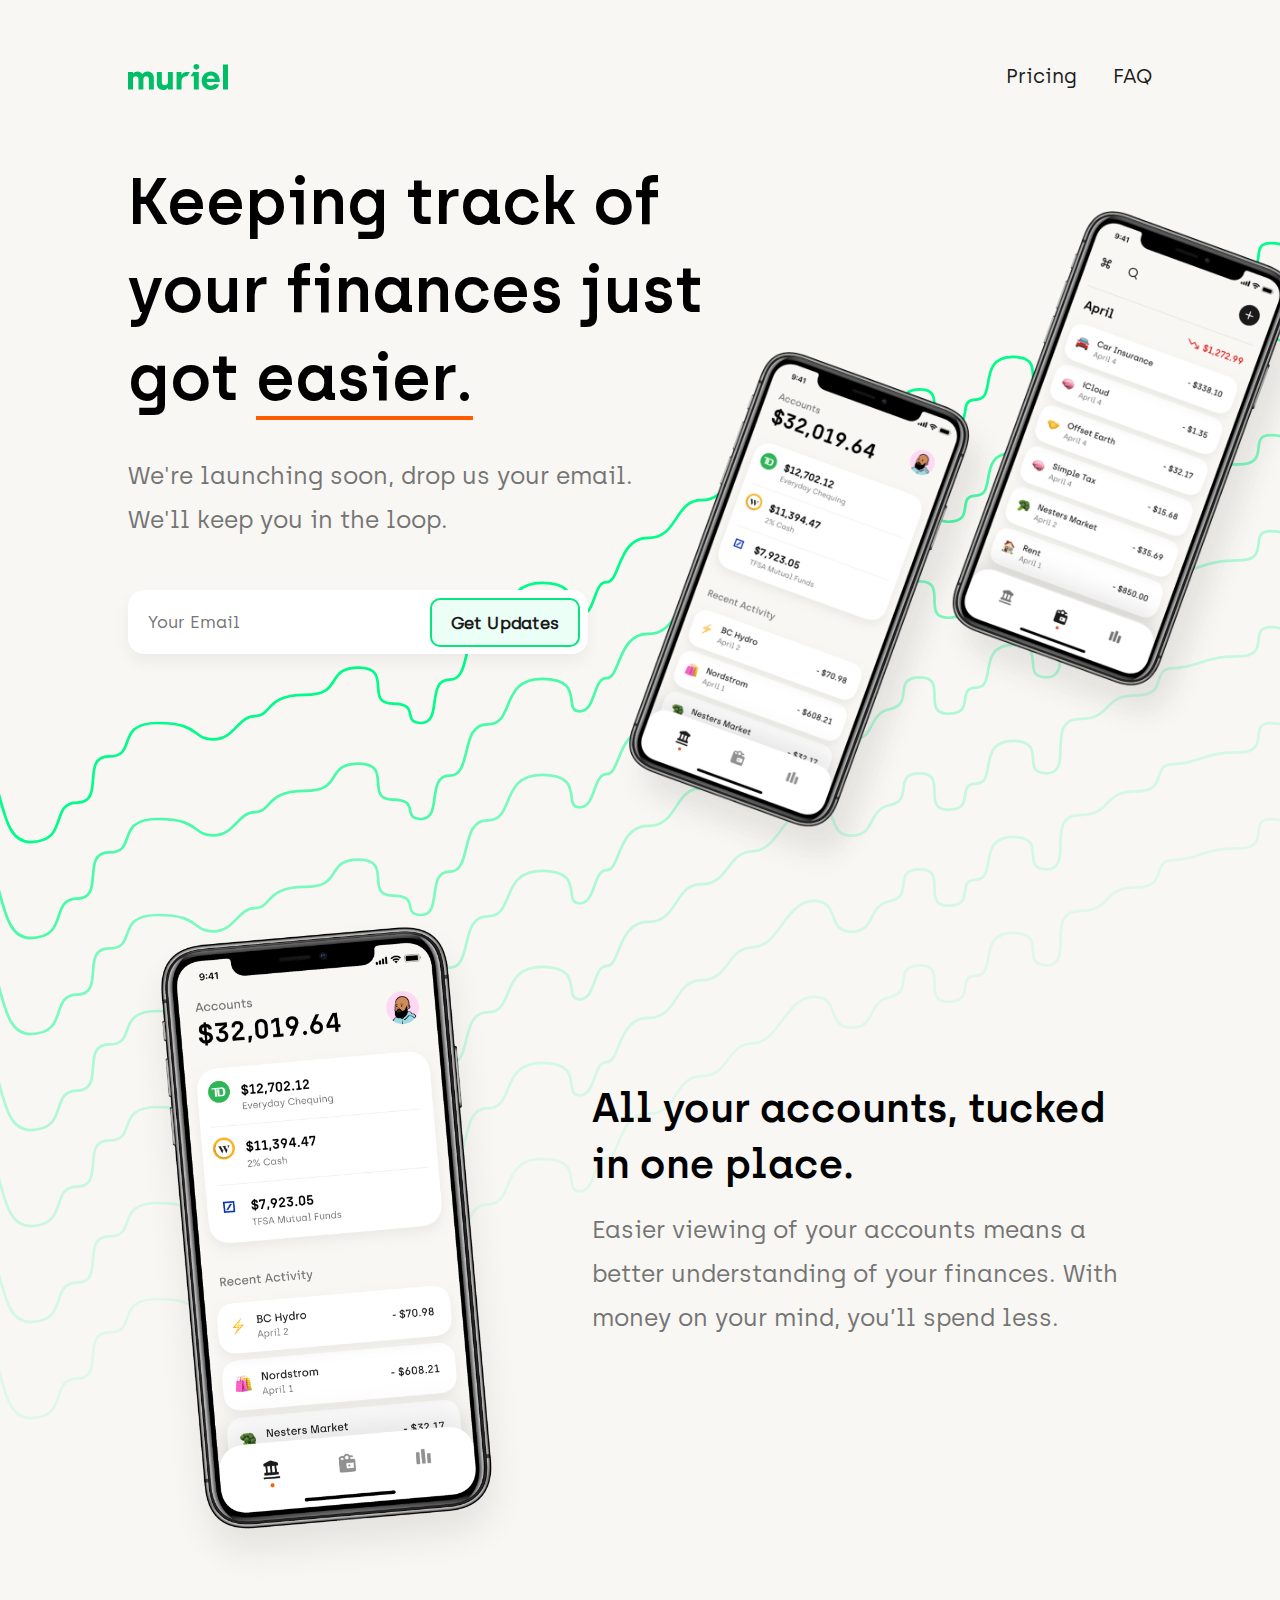
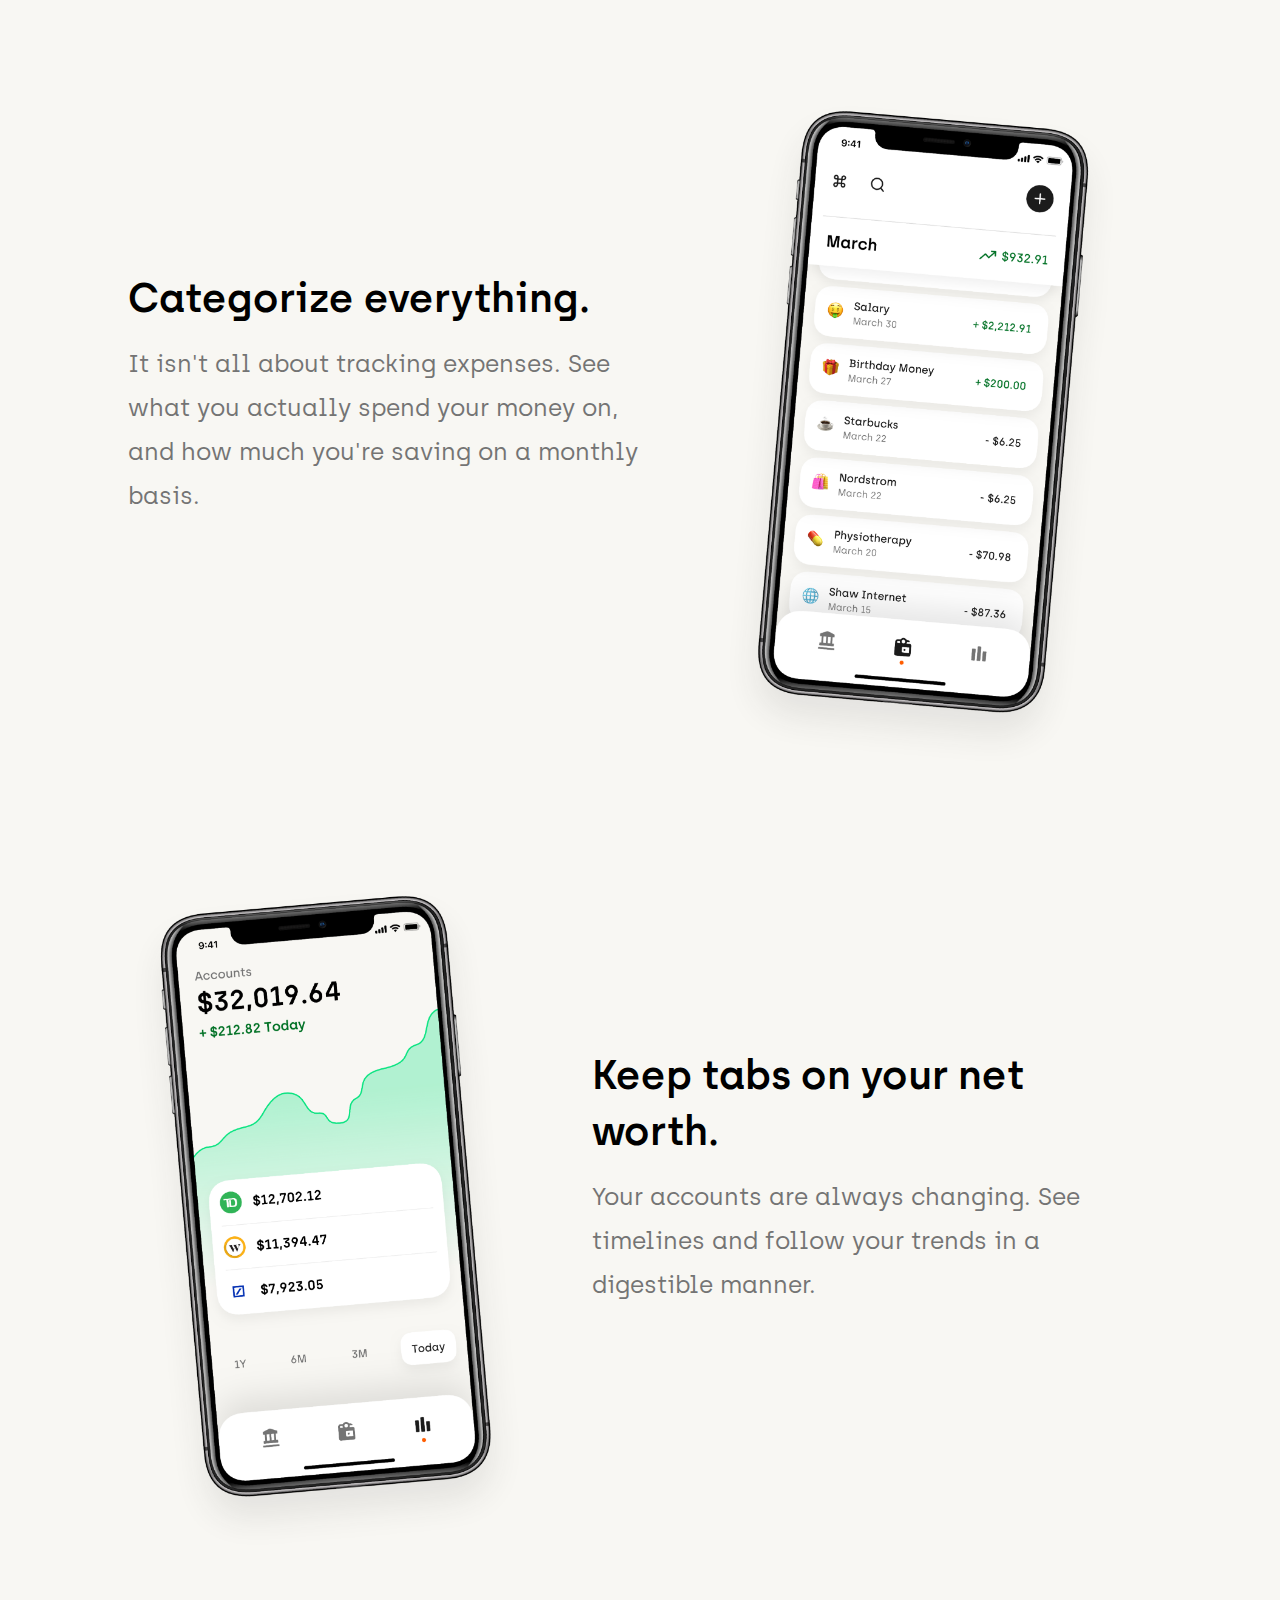
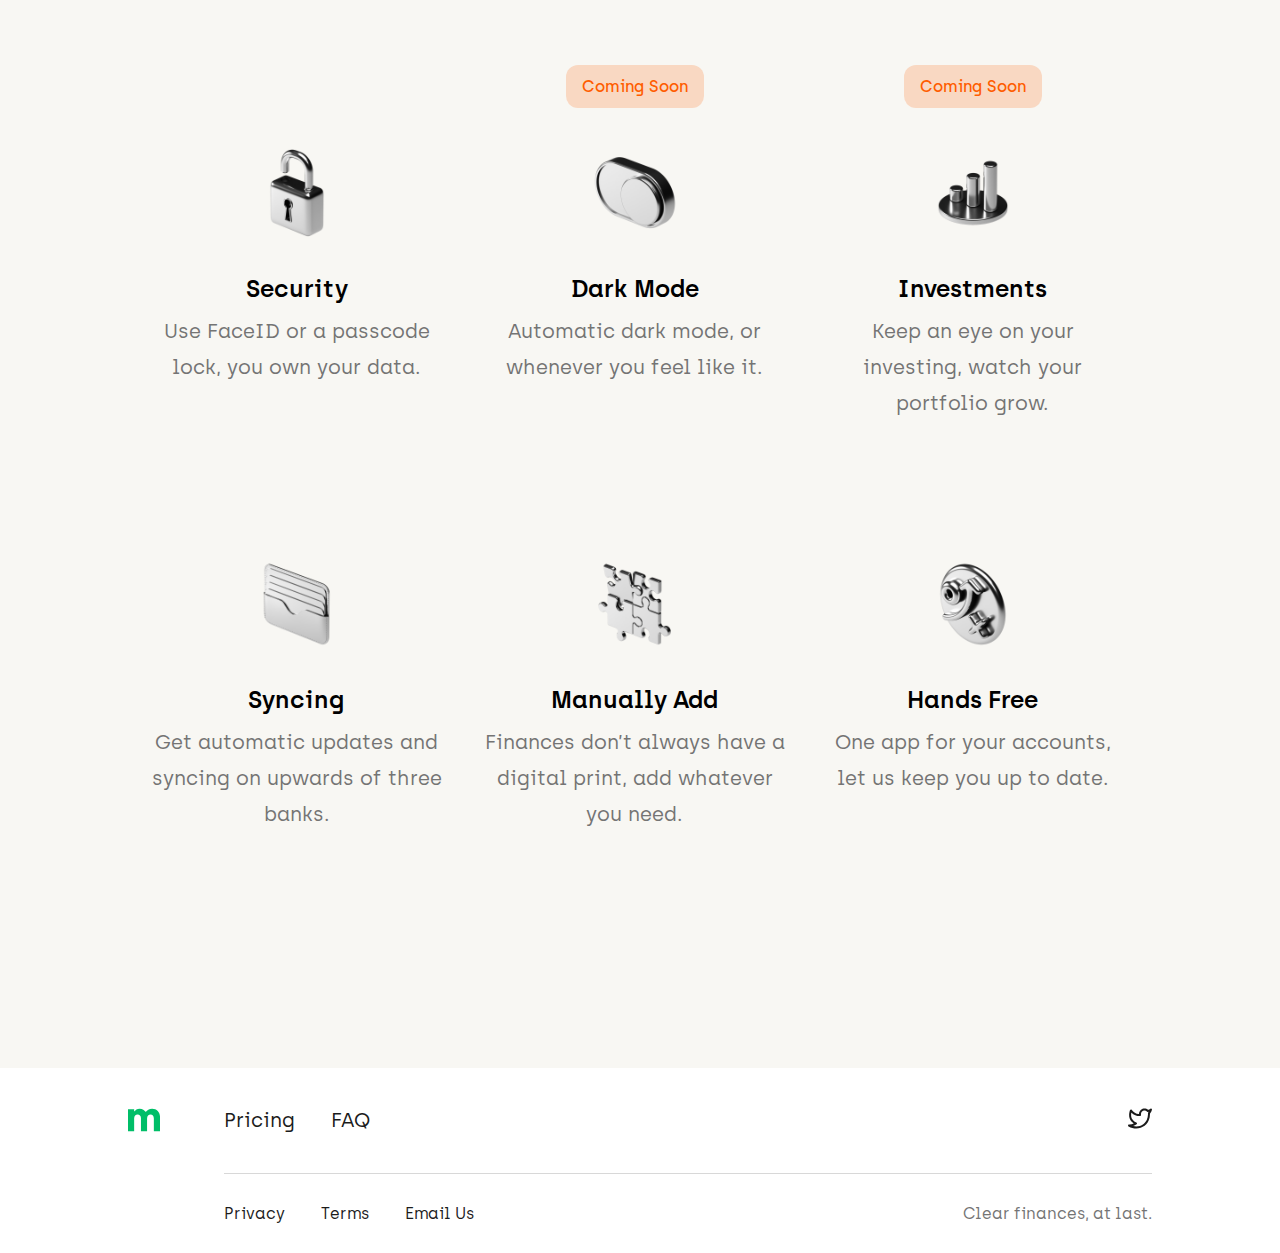
<file: index.html>
<!DOCTYPE html>
<html>
  <head>
    <!-- Global site tag (gtag.js) - Google Analytics -->
    <script async src="https://www.googletagmanager.com/gtag/js?id=UA-167210174-1"></script>
    <script>
      window.dataLayer = window.dataLayer || [];
      function gtag(){dataLayer.push(arguments);}
      gtag('js', new Date());

      gtag('config', 'UA-167210174-1');
    </script>

    <!-- Primary Meta Tags -->
    <meta charset="utf-8">

    <title>Muriel - Personal finance tracker</title>

    <meta name="title" content="Muriel - Personal finance tracker">
    <meta name="description" content="Keeping track of your finances just got easier.">
    <meta name="author" content="Muriel">
    <meta name="format-detection" content="telephone=no" />
    <meta name="viewport" content="width=device-width, initial-scale=1.0">
    <meta name="keywords" content="finance, financial, banking, expense, net worth, tracking, app">

    <link href="static/main.css" rel="stylesheet" type="text/css">
    <link rel="shortcut icon" href="static/favicon.png">

    <!-- Open Graph / Facebook -->
    <meta property="og:type" content="website">
    <meta property="og:url" content="https://muriel.io/">
    <meta property="og:title" content="Muriel - Personal finance tracker">
    <meta property="og:description" content="Keeping track of your finances just got easier.">
    <meta property="og:image" content="https://muriel.io/static/share-image.png">

    <!-- Twitter -->
    <meta property="twitter:card" content="summary_large_image">
    <meta property="twitter:url" content="https://muriel.io/">
    <meta property="twitter:title" content="Muriel - Personal finance tracker">
    <meta property="twitter:description" content="Keeping track of your finances just got easier.">
    <meta property="twitter:image" content="https://muriel.io/static/share-image.png">

    <!-- Google -->
    <meta itemprop="name" content="Muriel - Personal finance tracker">
    <meta itemprop="description" content= "Keeping track of your finances just got easier.">
    <meta itemprop="image" content="https://muriel.io/static/share-image.png"> 
  </head>

  <body>
    <div class="container-image">
        <div class="content">
            <div class="nav">
                <div class="nav-logo">
                  <a href="index.html"> 
                    <img src="static/muriel-logo.svg" class="logo" alt="Muriel">
                  </a>
                </div>
                <div class="flex-spacer"></div>
                <div class="nav-pages">
                    <a href ="menu.html" class="nav-mobile"><img src="./static/menu.svg"></a>
                    <a href="pricing.html" class="nav-item">Pricing</a>
                    <!--<a href="" class="nav-item">Suggestions</a>-->
                    <a href="faq.html" class="nav-item">FAQ</a>
                </div>
            </div>

            <div class="hero">
                <h1 class="hero-text">Keeping track of your finances just got <span class="hero-underline">easier.</span></h1>
                <p class="body-large hero-description"><!--Sync your accounts free for 14 days.<br>Use manual, on us.</br>-->We're launching soon, drop us your email.<br>We'll keep you in the loop.</br></p>
                <img class="hero-image" src="static/hero-image.png">
                <div class="download-buttons">

                  <!-- Mailchimp -->
                  <div class="mailchimp-block">
                    <!-- Begin Mailchimp Signup Form -->
                    <link href="//cdn-images.mailchimp.com/embedcode/slim-10_7.css" rel="stylesheet" type="text/css">
                    <div id="mc_embed_signup">
                    <form action="https://muriel.us19.list-manage.com/subscribe/post?u=17cdc82ae7370cf8146e3aa9a&amp;id=4b2ee57db8"
                      method="post" id="mc-embedded-subscribe-form" name="mc-embedded-subscribe-form" class="validate" target="_blank" novalidate>
                      <div id="mc_embed_signup_scroll">
                        <input type="email" value="" name="EMAIL" class="email emailinput" id="mce-EMAIL"
                        placeholder="Your Email" required>
                        <!-- real people should not fill this in and expect good things - do not remove this or risk form bot signups-->
                        <div style="position: absolute; left: -5000px;" aria-hidden="true">
                          <input type="text" name="b_17cdc82ae7370cf8146e3aa9a_4b2ee57db8" tabindex="-1" value=""></div>
                        <div class="clear"><input type="submit" value="Get Updates" name="subscribe"
                          id="mc-embedded-subscribe" class="button"></div>
                      </div>
                    </form>
                    </div>
                    </div>
                    <!--End mc_embed_signup-->
                    

                    <!--<div class="download-button">
                        <img src="static/apple.png">
                        <div class="button-text">
                            <span class="button-header">Download on the</span>
                            <span class="button-main">App Store</span>
                        </div>
                    </div>
                    <div class="download-button">
                        <img src="static/google play.png">
                        <div class="button-text">
                            <span class="button-header">Get it on</span>
                            <span class="button-main">Google Play</span>
                        </div>
                    </div>-->

                </div>
            </div>

            <div class="highlights">
                <div class="highlight">
                    <div class="highlight-left">
                        <div class="highlight-image">
                            <img class="highlight-left-image" src="./static/home.png">
                        </div>
                        <div class="highlight-left-text">
                            <h2 class="highlight-header">All your accounts, tucked in one place.</h2>
                            <p class="body-large">Easier viewing of your accounts means a better understanding of your finances. 
                                With money on your mind, you’ll spend less.</p>
                        </div>
                    </div>
                    <div class="highlight-right">
                        <div class="highlight-right-text">
                            <h2 class="highlight-header">Categorize everything.</h2>
                            <p class="body-large">It isn't all about tracking expenses. See what you actually spend your money on, 
                                and how much you're saving on a monthly basis.</p>
                        </div>
                        <div class="highlight-image">
                            <img class="highlight-right-image" src="./static/categories.png">
                        </div>
                    </div>
                    <div class="highlight-left">
                        <div class="highlight-image">
                            <img class="highlight-left-image" src="./static/trends.png">
                        </div>
                        <div class="highlight-left-text">
                            <h2 class="highlight-header">Keep tabs on your net worth.</h2>
                            <p class="body-large">Your accounts are always changing. See timelines and follow your 
                              trends in a digestible manner.</p>
                        </div>
                    </div>
                  </div>
              </div>
        
              <div class="features">
                <div class="feature">
                  <div class="coming-soon-tag"></div>
                  <div class="feature-image">
                    <img src="./static/features/lock.png">
                  </div>
                  <h3>Security</h3>
                  <p class="body-medium feature-body">Use FaceID or a passcode lock, you own your data.</p>
                </div>
                <div class="feature">
                  <div class="coming-soon-tag">
                    <p class="coming-soon-text">Coming Soon</p>
                  </div>
                  <div class="feature-image">
                    <img src="./static/features/switch.png">
                  </div>
                  <h3>Dark Mode</h3>
                  <p class="body-medium feature-body">Automatic dark mode, or whenever you feel like it.</p>
                </div>
                <div class="feature">
                  <div class="coming-soon-tag">
                    <p class="coming-soon-text">Coming Soon</p>
                  </div>
                  <div class="feature-image">
                    <img src="./static/features/graph 2.png">
                  </div>
                  <h3>Investments</h3>
                  <p class="body-medium feature-body">Keep an eye on your investing, watch your portfolio grow.</p>
                </div>
                <div class="feature">
                  <div class="coming-soon-tag"></div>
                  <div class="feature-image">
                    <img src="./static/features/wallet.png">
                  </div>
                  <h3>Syncing</h3>
                  <p class="body-medium feature-body">Get automatic updates and syncing on upwards of three banks.</p>
                </div>
                <div class="feature">
                  <div class="coming-soon-tag"></div>
                  <div class="feature-image">
                    <img src="./static/features/puzzle.png">
                  </div>
                  <h3>Manually Add</h3>
                  <p class="body-medium feature-body">Finances don’t always have a digital print, add whatever you need.</p>
                </div>
                <div class="feature">
                  <div class="coming-soon-tag"></div>
                  <div class="feature-image">
                    <img src="./static/features/graph.png">
                  </div>
                  <h3>Hands Free</h3>
                  <p class="body-medium feature-body">One app for your accounts, let us keep you up to date.</p>
                </div>
              </div>
              
              <!--
              <div class="footer">
                <h1>Let’s get started.</h1>
                <p class="body-large footer-description">Happy financing<img class="emoji" src="./static/💌.png"></p>
                <img class="footer-image" src="./static/onboarding.png">
                <div class="download-buttons">
                  <div class="download-button">
                      <img src="static/apple.png">
                      <div class="button-text">
                          <span class="button-header">Download on the</span>
                          <span class="button-main">App Store</span>
                      </div>
                  </div>
                  <div class="download-button">
                      <img src="static/google play.png">
                      <div class="button-text">
                          <span class="button-header">Get it on</span>
                          <span class="button-main">Google Play</span>
                      </div>
                  </div>
                </div>
              </div>-->
        </div>
        
        <div class="footer-bar">
          <div class="footer-bar-content">
            <div class="footer-logo">
              <a href="index.html">
                <img src="./static/muriel-icon.svg" alt="Muriel">
              </a>
            </div>
            <div class="footer-rows">
              <div class="footer-row-1">
                <div class="footer-pages">
                    <a href="pricing.html" class="footer-item">Pricing</a>
                    <!--<a href="" class="footer-item">Suggestions</a>-->
                    <a href="faq.html" class="footer-item">FAQ</a>
                </div>
                <div class="flex-spacer"></div>
                <div class="footer-links">
                  <a href="https://twitter.com/murielfinance" target="_blank"><img src="./static/twitter.svg"></a>
                </div>
              </div>
              <div class="footer-row-2">
                <div class="divider"></div>
                <div class="secondary-footer-pages">
                  <a href="privacy.html" class="secondary-footer-item">Privacy</a>
                  <a href="terms.html" class="secondary-footer-item">Terms</a>
                  <a href="mailto:howdy@muriel.io" class="secondary-footer-item">Email Us</a>
                </div>
                <div class="flex-spacer"></div>
                <p class="slogan">Clear finances, at last.</p>
              </div>
            </div>
          </div>
        </div>

    </div>

    <script>
      window.intercomSettings = {
        app_id: "soef9um9"
      };
    </script>
    
    <script>
    // We pre-filled your app ID in the widget URL: 'https://widget.intercom.io/widget/soef9um9'
    (function(){var w=window;var ic=w.Intercom;if(typeof ic==="function"){ic('reattach_activator');ic('update',w.intercomSettings);}else{var d=document;var i=function(){i.c(arguments);};i.q=[];i.c=function(args){i.q.push(args);};w.Intercom=i;var l=function(){var s=d.createElement('script');s.type='text/javascript';s.async=true;s.src='https://widget.intercom.io/widget/soef9um9';var x=d.getElementsByTagName('script')[0];x.parentNode.insertBefore(s,x);};if(w.attachEvent){w.attachEvent('onload',l);}else{w.addEventListener('load',l,false);}}})();
    </script>

  </body>
</html>
</file>
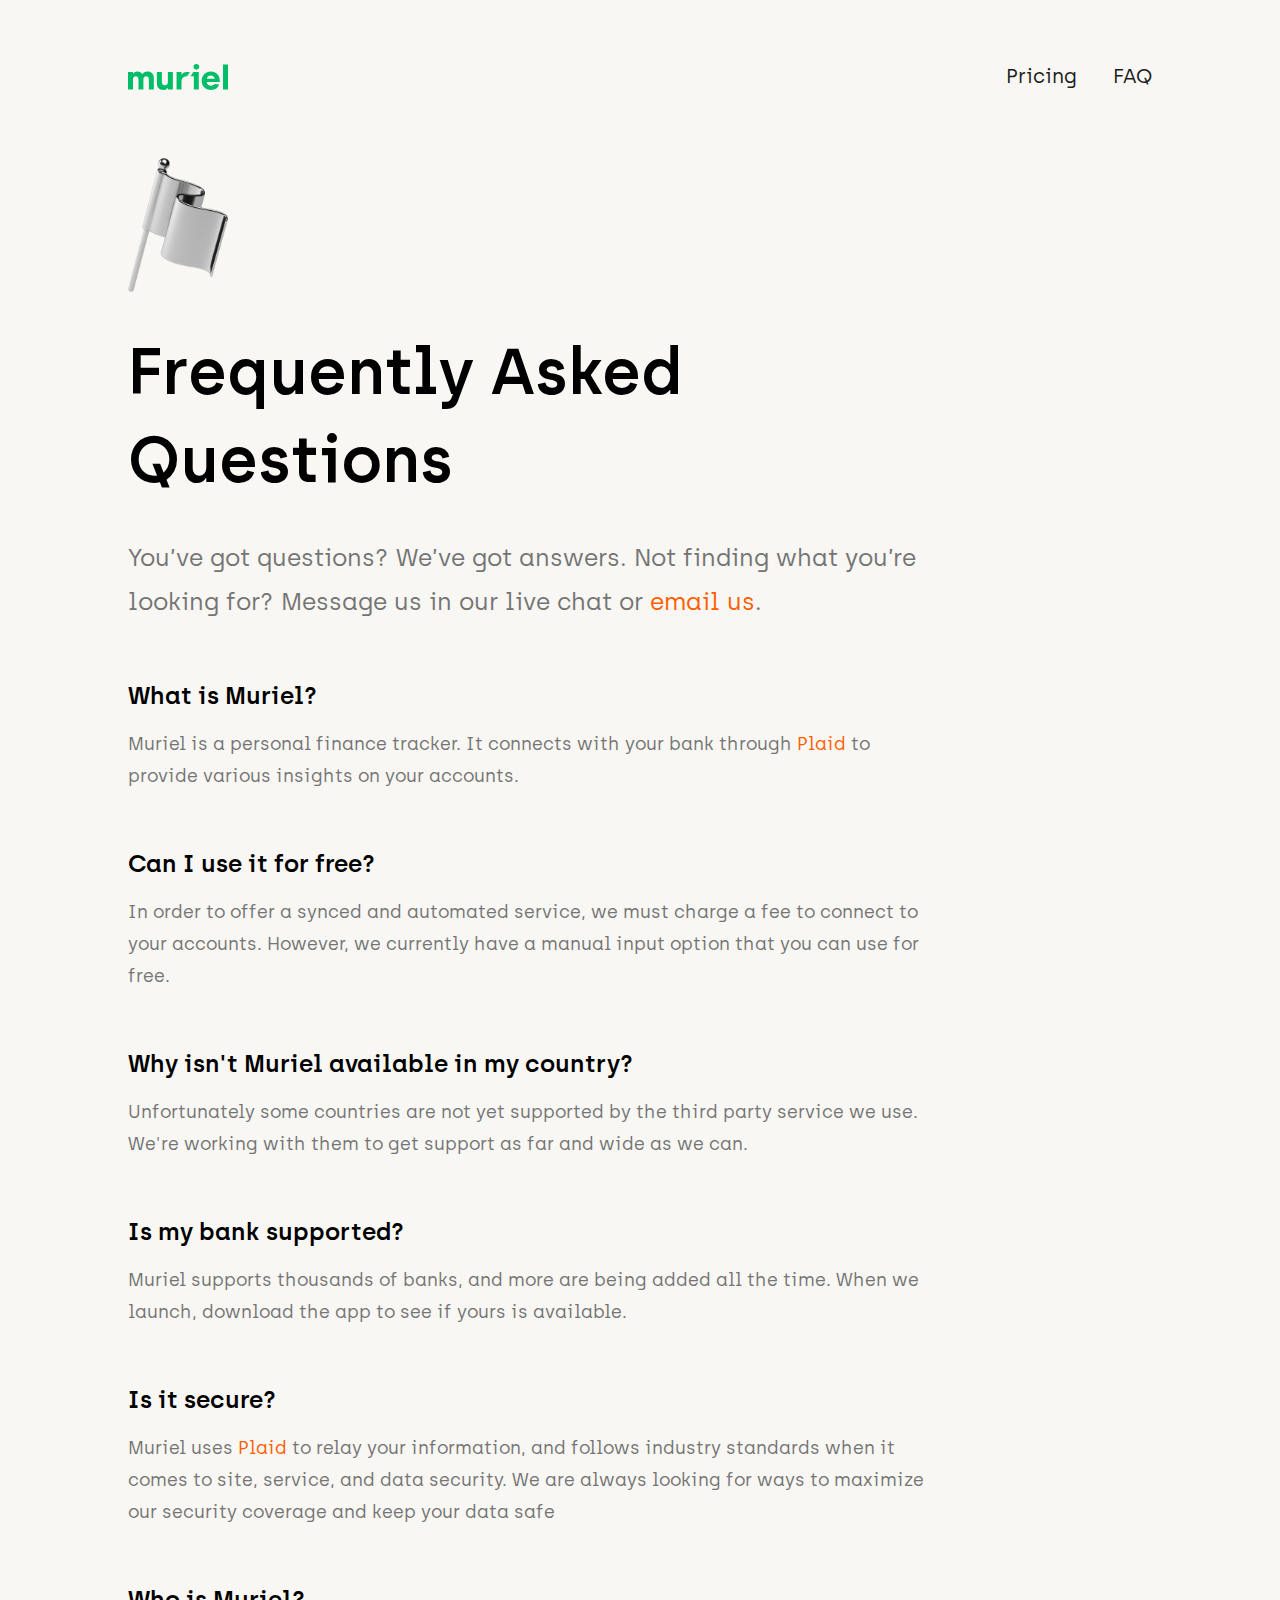
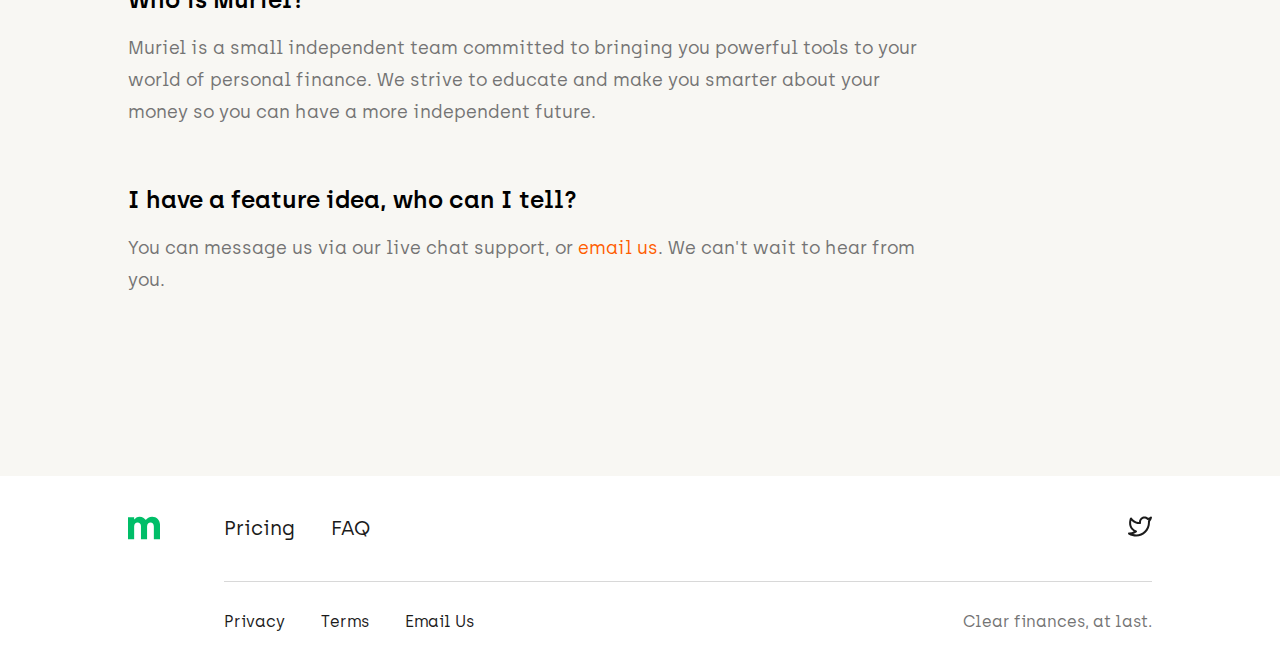
<file: faq.html>
<!DOCTYPE html>
<html>
  <head>
    <!-- Global site tag (gtag.js) - Google Analytics -->
    <script async src="https://www.googletagmanager.com/gtag/js?id=UA-167210174-1"></script>
    <script>
      window.dataLayer = window.dataLayer || [];
      function gtag(){dataLayer.push(arguments);}
      gtag('js', new Date());

      gtag('config', 'UA-167210174-1');
    </script>

    <!-- Primary Meta Tags -->
    <meta charset="utf-8">

    <title>Muriel - Frequently Asked Questions</title>
    
    <meta name="title" content="Muriel - Personal finance tracker">
    <meta name="description" content="Frequently Asked Questions">
    <meta name="author" content="Muriel">
    <meta name="format-detection" content="telephone=no" />
    <meta name="viewport" content="width=device-width, initial-scale=1.0">
    <meta name="keywords" content="finance, financial, banking, expense, net worth, tracking, app">

    <link href="static/main.css" rel="stylesheet" type="text/css">
    <link rel="shortcut icon" href="static/favicon.png">

    <!-- Open Graph / Facebook -->
    <meta property="og:type" content="website">
    <meta property="og:url" content="https://muriel.io/">
    <meta property="og:title" content="Muriel - Personal finance tracker">
    <meta property="og:description" content="Frequently Asked Questions">
    <meta property="og:image" content="https://muriel.io/static/share-image.png">

    <!-- Twitter -->
    <meta property="twitter:card" content="summary_large_image">
    <meta property="twitter:url" content="https://muriel.io/">
    <meta property="twitter:title" content="Muriel - Personal finance tracker">
    <meta property="twitter:description" content="Frequently Asked Questions">
    <meta property="twitter:image" content="https://muriel.io/static/share-image.png">

    <!-- Google -->
    <meta itemprop="name" content="Muriel - Personal finance tracker">
    <meta itemprop="description" content= "Frequently Asked Questions">
    <meta itemprop="image" content="https://muriel.io/static/share-image.png"> 
  </head>

  <body>
    <div class="container">
        <div class="content">
            <div class="nav">
                <div class="nav-logo">
                  <a href="index.html"> 
                    <img src="static/muriel-logo.svg" class="logo" alt="Muriel">
                  </a>
                </div>
                <div class="flex-spacer"></div>
                <div class="nav-pages">
                    <a href ="menu.html" class="nav-mobile"><img src="./static/menu.svg"></a>
                    <a href="pricing.html" class="nav-item">Pricing</a>
                    <!--<a href="" class="nav-item">Suggestions</a>-->
                    <a href="faq.html" class="nav-item">FAQ</a>
                </div>
            </div>

            <div class="hero-secondary">
              <img class="hero-icon" src="./static/flag.png">
              <h1 class="hero-text">Frequently Asked Questions</h1>
              <p class="body-large hero-description">You’ve got questions? We’ve got answers. 
                Not finding what you’re looking for? Message us in our live chat or <a class="link" href="mailto:howdy@muriel.io">email us</a>.</p>
            </div>

            <div class="faqs">
              <div class="faq">
                <h3>What is Muriel?</h3>
                <p class="body-small faq-body">Muriel is a personal finance tracker. It connects 
                  with your bank through <a class="link" target="blank" href="https://plaid.com">Plaid</a> to provide various insights on your accounts.</p>
              </div>
              <div class="faq">
                <h3>Can I use it for free?</h3>
                <p class="body-small faq-body">In order to offer a synced and automated service, 
                  we must charge a fee to connect to your accounts. However, we currently have 
                  a manual input option that you can use for free.</p>
              </div>
              <div class="faq">
                <h3>Why isn't Muriel available in my country?</h3>
                <p class="body-small faq-body">Unfortunately some countries are not yet 
                  supported by the third party service we use. We're working with them to 
                  get support as far and wide as we can.</p>
              </div>
              <div class="faq">
                <h3>Is my bank supported?</h3>
                <p class="body-small faq-body">Muriel supports thousands of banks, and 
                  more are being added all the time. When we launch, download the app to see if yours is available.
                  <!-- Download the app to see if yours 
                  is available, and if it's not yet, stay in touch &lt;3.--></p>
              </div>
              <div class="faq">
                <h3>Is it secure?</h3>
                <p class="body-small faq-body">Muriel uses <a class="link" target="blank" href="https://plaid.com/security/">Plaid</a> 
                  to relay your information, and follows industry standards when it comes to site, service, and data security. 
                  We are always looking for ways to maximize our security coverage and keep your data safe</p>
              </div>
              <div class="faq">
                <h3>Who is Muriel?</h3>
                <p class="body-small faq-body">Muriel is a small independent team 
                  committed to bringing you powerful tools to your world of personal 
                  finance. We strive to educate and make you smarter about your money 
                  so you can have a more independent future.</p>
              </div>
              <div class="faq">
                <h3>I have a feature idea, who can I tell? </h3>
                <p class="body-small faq-body">You can message us via our live chat support, 
                  or <a class="link" href="mailto:howdy@muriel.io">email us</a>. We can't wait to hear from you.</p>
              </div>
            </div>

            <!--
            <div class="footer">
              <h1>Let’s get started.</h1>
              <p class="body-large footer-description">Happy financing<img class="emoji" src="./static/💌.png"></p>
              <img class="footer-image" src="./static/onboarding.png">
              <div class="download-buttons">
                <div class="download-button">
                    <img src="static/apple.png">
                    <div class="button-text">
                        <span class="button-header">Download on the</span>
                        <span class="button-main">App Store</span>
                    </div>
                </div>
                <div class="download-button">
                    <img src="static/google play.png">
                    <div class="button-text">
                        <span class="button-header">Get it on</span>
                        <span class="button-main">Google Play</span>
                    </div>
                </div>
              </div>
            </div>-->
        </div>

        <div class="footer-bar">
          <div class="footer-bar-content">
            <div class="footer-logo">
              <a href="index.html">
                <img src="./static/muriel-icon.svg" alt="Muriel">
              </a>
            </div>
            <div class="footer-rows">
              <div class="footer-row-1">
                <div class="footer-pages">
                    <a href="pricing.html" class="footer-item">Pricing</a>
                    <!--<a href="" class="footer-item">Suggestions</a>-->
                    <a href="faq.html" class="footer-item">FAQ</a>
                </div>
                <div class="flex-spacer"></div>
                <div class="footer-links">
                  <a href="https://twitter.com/murielfinance" target="_blank"><img src="./static/twitter.svg"></a>
                </div>
              </div>
              <div class="footer-row-2">
                <div class="divider"></div>
                <div class="secondary-footer-pages">
                  <a href="privacy.html" class="secondary-footer-item">Privacy</a>
                  <a href="terms.html" class="secondary-footer-item">Terms</a>
                  <a href="mailto:howdy@muriel.io" class="secondary-footer-item">Email Us</a>
                </div>
                <div class="flex-spacer"></div>
                <p class="slogan">Clear finances, at last.</p>
              </div>
            </div>
          </div>
        </div>

    </div>
    
    <script>
      window.intercomSettings = {
        app_id: "soef9um9"
      };
    </script>
    
    <script>
    // We pre-filled your app ID in the widget URL: 'https://widget.intercom.io/widget/soef9um9'
    (function(){var w=window;var ic=w.Intercom;if(typeof ic==="function"){ic('reattach_activator');ic('update',w.intercomSettings);}else{var d=document;var i=function(){i.c(arguments);};i.q=[];i.c=function(args){i.q.push(args);};w.Intercom=i;var l=function(){var s=d.createElement('script');s.type='text/javascript';s.async=true;s.src='https://widget.intercom.io/widget/soef9um9';var x=d.getElementsByTagName('script')[0];x.parentNode.insertBefore(s,x);};if(w.attachEvent){w.attachEvent('onload',l);}else{w.addEventListener('load',l,false);}}})();
    </script>

  </body>
</html>
</file>
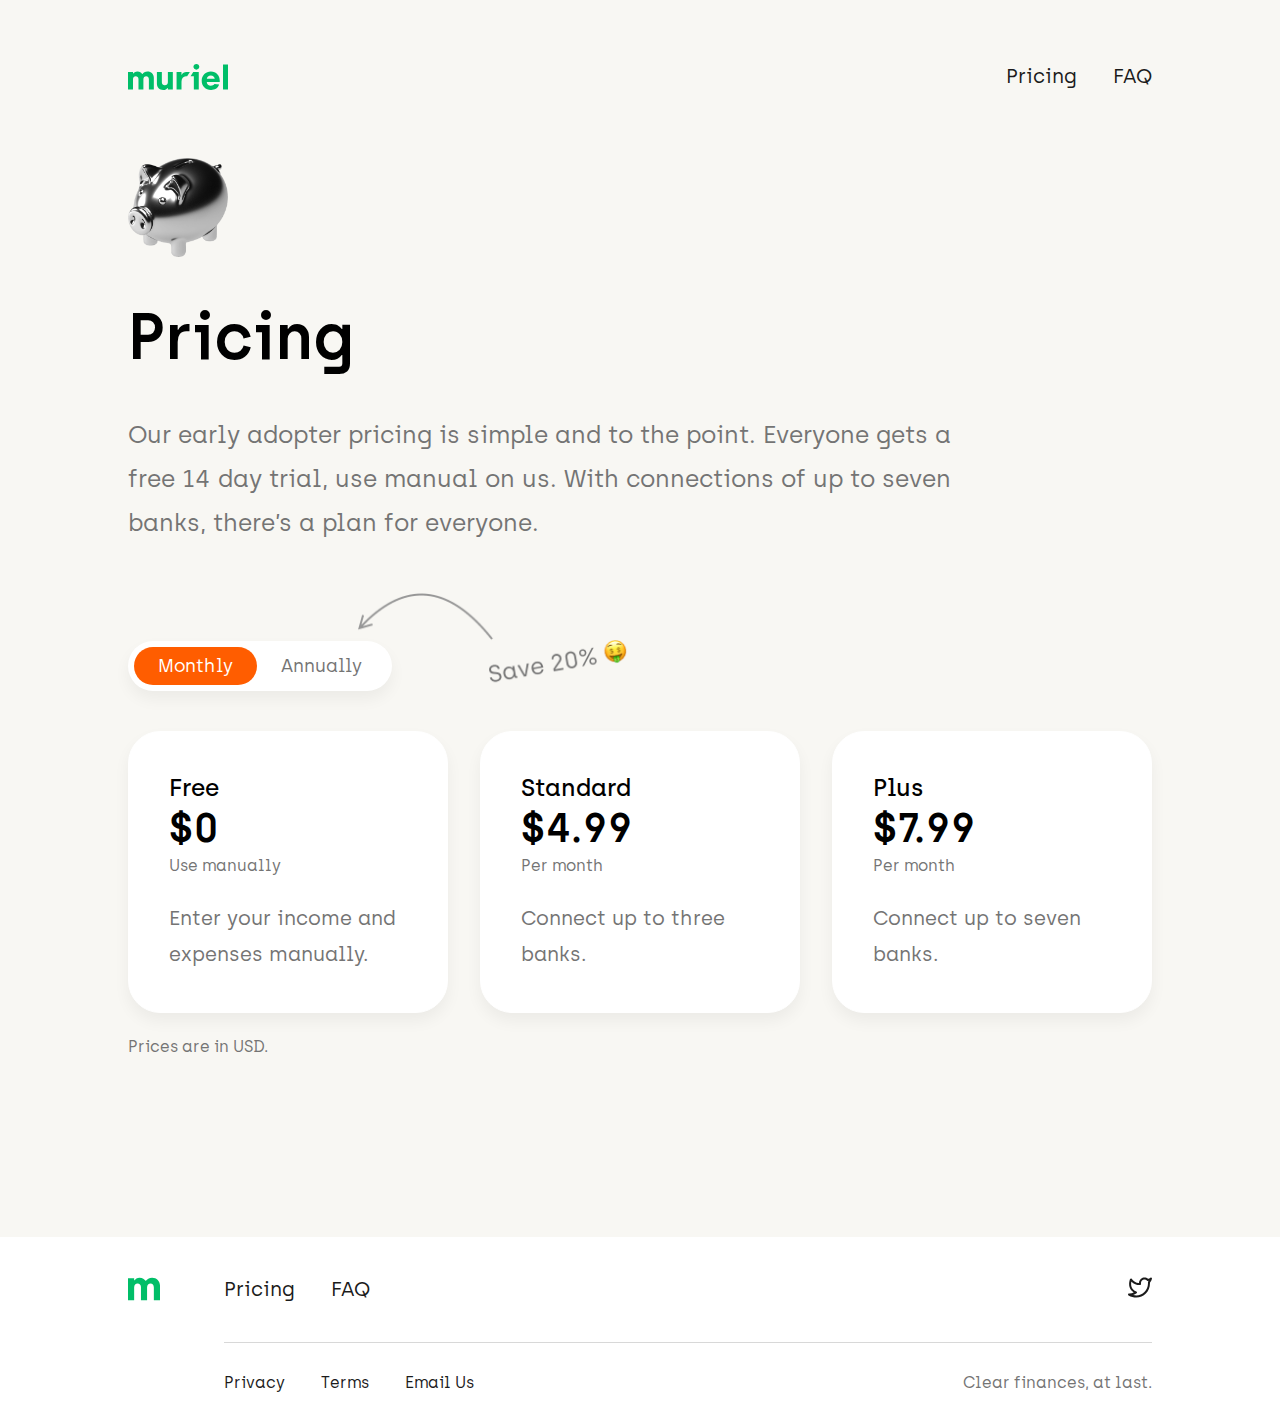
<file: pricing.html>
<!DOCTYPE html>
<html>
  <head>
    <!-- Global site tag (gtag.js) - Google Analytics -->
    <script async src="https://www.googletagmanager.com/gtag/js?id=UA-167210174-1"></script>
    <script>
      window.dataLayer = window.dataLayer || [];
      function gtag(){dataLayer.push(arguments);}
      gtag('js', new Date());

      gtag('config', 'UA-167210174-1');
    </script>

    <!-- Primary Meta Tags -->
    <meta charset="utf-8">

    <title>Muriel - Pricing</title>
    
    <meta name="title" content="Muriel - Personal finance tracker">
    <meta name="description" content="Pricing">
    <meta name="author" content="Muriel">
    <meta name="format-detection" content="telephone=no" />
    <meta name="viewport" content="width=device-width, initial-scale=1.0">
    <meta name="keywords" content="finance, financial, banking, expense, net worth, tracking, app">

    <link href="static/main.css" rel="stylesheet" type="text/css">
    <link rel="shortcut icon" href="static/favicon.png">

    <!-- Open Graph / Facebook -->
    <meta property="og:type" content="website">
    <meta property="og:url" content="https://muriel.io/">
    <meta property="og:title" content="Muriel - Personal finance tracker">
    <meta property="og:description" content="Pricing">
    <meta property="og:image" content="https://muriel.io/static/share-image.png">

    <!-- Twitter -->
    <meta property="twitter:card" content="summary_large_image">
    <meta property="twitter:url" content="https://muriel.io/">
    <meta property="twitter:title" content="Muriel - Personal finance tracker">
    <meta property="twitter:description" content="Pricing">
    <meta property="twitter:image" content="https://muriel.io/static/share-image.png">

    <!-- Google -->
    <meta itemprop="name" content="Muriel - Personal finance tracker">
    <meta itemprop="description" content= "Pricing">
    <meta itemprop="image" content="https://muriel.io/static/share-image.png"> 
  </head>

  <body>
    <div class="container">
        <div class="content">
            <div class="nav">
                <div class="nav-logo">
                    <a href="index.html"> 
                      <img src="static/muriel-logo.svg" class="logo" alt="Muriel">
                    </a>
                </div>
                <div class="flex-spacer"></div>
                <div class="nav-pages">
                    <a href ="menu.html" class="nav-mobile"><img src="./static/menu.svg"></a>
                    <a href="pricing.html" class="nav-item">Pricing</a>
                    <!--<a href="" class="nav-item">Suggestions</a>-->
                    <a href="faq.html" class="nav-item">FAQ</a>
                </div>
            </div>

            <div class="hero-secondary">
              <img class="hero-icon" src="./static/piggybank.png">
              <h1 class="hero-text">Pricing</h1>
              <p class="body-large hero-description">Our early adopter pricing is simple and to the point. 
                Everyone gets a free 14 day trial, use manual on us. 
                With connections of up to seven banks, there’s a plan for everyone.</p>
            </div>

            <div class="prices">
              <div class="pricing-toggle">
                <div class="toggle-selected month-toggle">
                  <div class="monthly-toggle">
                    <p>Monthly</p>
                  </div>
                </div>
                <div class="toggle-notselected annual-toggle">
                  <div class="annually-toggle">
                    <p>Annually</p>
                  </div>
                </div>
                <div class="pricing-toggle-message">
                  <img src="static/pricing-toggle-message-20.png" class="toggle-image"> 
                </div>
              </div>
              <div class="pricing-cards">
                <div class="pricing-card" id="free">
                  <div class="pricing-category">
                    <p class="pricing-sub-header">Free</p>
                    <h2 class="price">$0</h2>
                    <p class="body-extrasmall frequency">Use manually</p>
                  </div>
                  <p class="body-medium">Enter your income and expenses manually.</p>
                </div>
                <div class="pricing-card" id="standard">
                  <div class="pricing-category">
                    <p class="pricing-sub-header">Standard</p>
                    <h2 class="price">$4.99</h2>
                    <p class="body-extrasmall frequency" >Per month</p>
                  </div>
                  <p class="body-medium">Connect up to three banks.</p>
                </div>
                <div class="pricing-card" id="plus">
                  <div class="pricing-category">
                    <p class="pricing-sub-header">Plus</p>
                    <h2 class="price">$7.99</h2>
                    <p class="body-extrasmall frequency">Per month</p>
                  </div>
                  <p class="body-medium">Connect up to seven banks.</p>
                </div>
              </div>
              <p class="pricing-disclaimer body-extrasmall">Prices are in USD.</p>
            </div>

            <!--
            <div class="footer">
              <h1>Let’s get started.</h1>
              <p class="body-large footer-description">Happy financing<img class="emoji" src="./static/💌.png"></p>
              <img class="footer-image" src="./static/onboarding.png">
              <div class="download-buttons">
                <div class="download-button">
                    <img src="static/apple.png">
                    <div class="button-text">
                        <span class="button-header">Download on the</span>
                        <span class="button-main">App Store</span>
                    </div>
                </div>
                <div class="download-button">
                    <img src="static/google play.png">
                    <div class="button-text">
                        <span class="button-header">Get it on</span>
                        <span class="button-main">Google Play</span>
                    </div>
                </div>
              </div>
            </div>-->
        </div>

      <div class="footer-bar">
        <div class="footer-bar-content">
          <div class="footer-logo">
            <a href="index.html">
              <img src="./static/muriel-icon.svg" alt="Muriel">
            </a>
          </div>
          <div class="footer-rows">
            <div class="footer-row-1">
              <div class="footer-pages">
                  <a href="pricing.html" class="footer-item">Pricing</a>
                  <!--<a href="" class="footer-item">Suggestions</a>-->
                  <a href="faq.html" class="footer-item">FAQ</a>
              </div>
              <div class="flex-spacer"></div>
              <div class="footer-links">
                <a href="https://twitter.com/murielfinance" target="_blank"><img src="./static/twitter.svg"></a>
              </div>
            </div>
            <div class="footer-row-2">
              <div class="divider"></div>
              <div class="secondary-footer-pages">
                <a href="privacy.html" class="secondary-footer-item">Privacy</a>
                <a href="terms.html" class="secondary-footer-item">Terms</a>
                <a href="mailto:howdy@muriel.io" class="secondary-footer-item">Email Us</a>
              </div>
              <div class="flex-spacer"></div>
              <p class="slogan">Clear finances, at last.</p>
            </div>
          </div>
        </div>
      </div>
    
    </div>
  <script>
     (() => {
      let priceToggle = document.querySelector(".pricing-toggle");
      let priceCards = document.querySelectorAll(".pricing-card");
      let monthToggle = document.querySelector(".month-toggle");
      let annualToggle = document.querySelector(".annual-toggle");
      let toggleImage = document.querySelector(".toggle-image");

      let useAnnualPricing = false;
      let pricing = {
        month: [
          { cost: "$0", tag: "Use manually" },
          { cost: "$4.99", tag: "Per month" },
          { cost: "$7.99", tag: "Per month" }
        ],
        annual: [
          { cost: "$0", tag: "Use manually" },
          { cost: "$47.90", tag: "Per year - Save $11.97" },
          { cost: "$76.70", tag: "Per year - Save $19.18" }
        ]
      };

      let getPriceType = () => (useAnnualPricing ? "annual" : "month");
      let getCost = (idx) => pricing[getPriceType()][idx].cost;
      let getCalloutText = (idx) => pricing[getPriceType()][idx].tag;

      monthToggle.addEventListener("click", (e) => {
        useAnnualPricing = false;
        monthToggle.className = 'toggle-selected month-toggle'
        annualToggle.className = 'toggle-notselected annual-toggle'
        toggleImage.src = 'static/pricing-toggle-message-20.png'

        priceCards.forEach((card) => {
          card.dispatchEvent(new CustomEvent("muriel-priceToggle"));
        });
      });

      annualToggle.addEventListener("click", (e) => {
        useAnnualPricing = true;
        monthToggle.className = 'toggle-notselected month-toggle'
        annualToggle.className = 'toggle-selected annual-toggle'
        toggleImage.src = 'static/pricing-toggle-message-nice.png'

        priceCards.forEach((card) => {
          card.dispatchEvent(new CustomEvent("muriel-priceToggle"));
        });
      });

      priceCards.forEach((card, idx) => {
        card.addEventListener("muriel-priceToggle", () => {
          card.querySelector(".price").innerText = getCost(idx);
          card.querySelector(".frequency").innerText = getCalloutText(idx);
        });
      });
    })();
  </script>

  <script>
    window.intercomSettings = {
      app_id: "soef9um9"
    };
  </script>

  <script>
  // We pre-filled your app ID in the widget URL: 'https://widget.intercom.io/widget/soef9um9'
  (function(){var w=window;var ic=w.Intercom;if(typeof ic==="function"){ic('reattach_activator');ic('update',w.intercomSettings);}else{var d=document;var i=function(){i.c(arguments);};i.q=[];i.c=function(args){i.q.push(args);};w.Intercom=i;var l=function(){var s=d.createElement('script');s.type='text/javascript';s.async=true;s.src='https://widget.intercom.io/widget/soef9um9';var x=d.getElementsByTagName('script')[0];x.parentNode.insertBefore(s,x);};if(w.attachEvent){w.attachEvent('onload',l);}else{w.addEventListener('load',l,false);}}})();
  </script>

  </body>
</html>
</file>
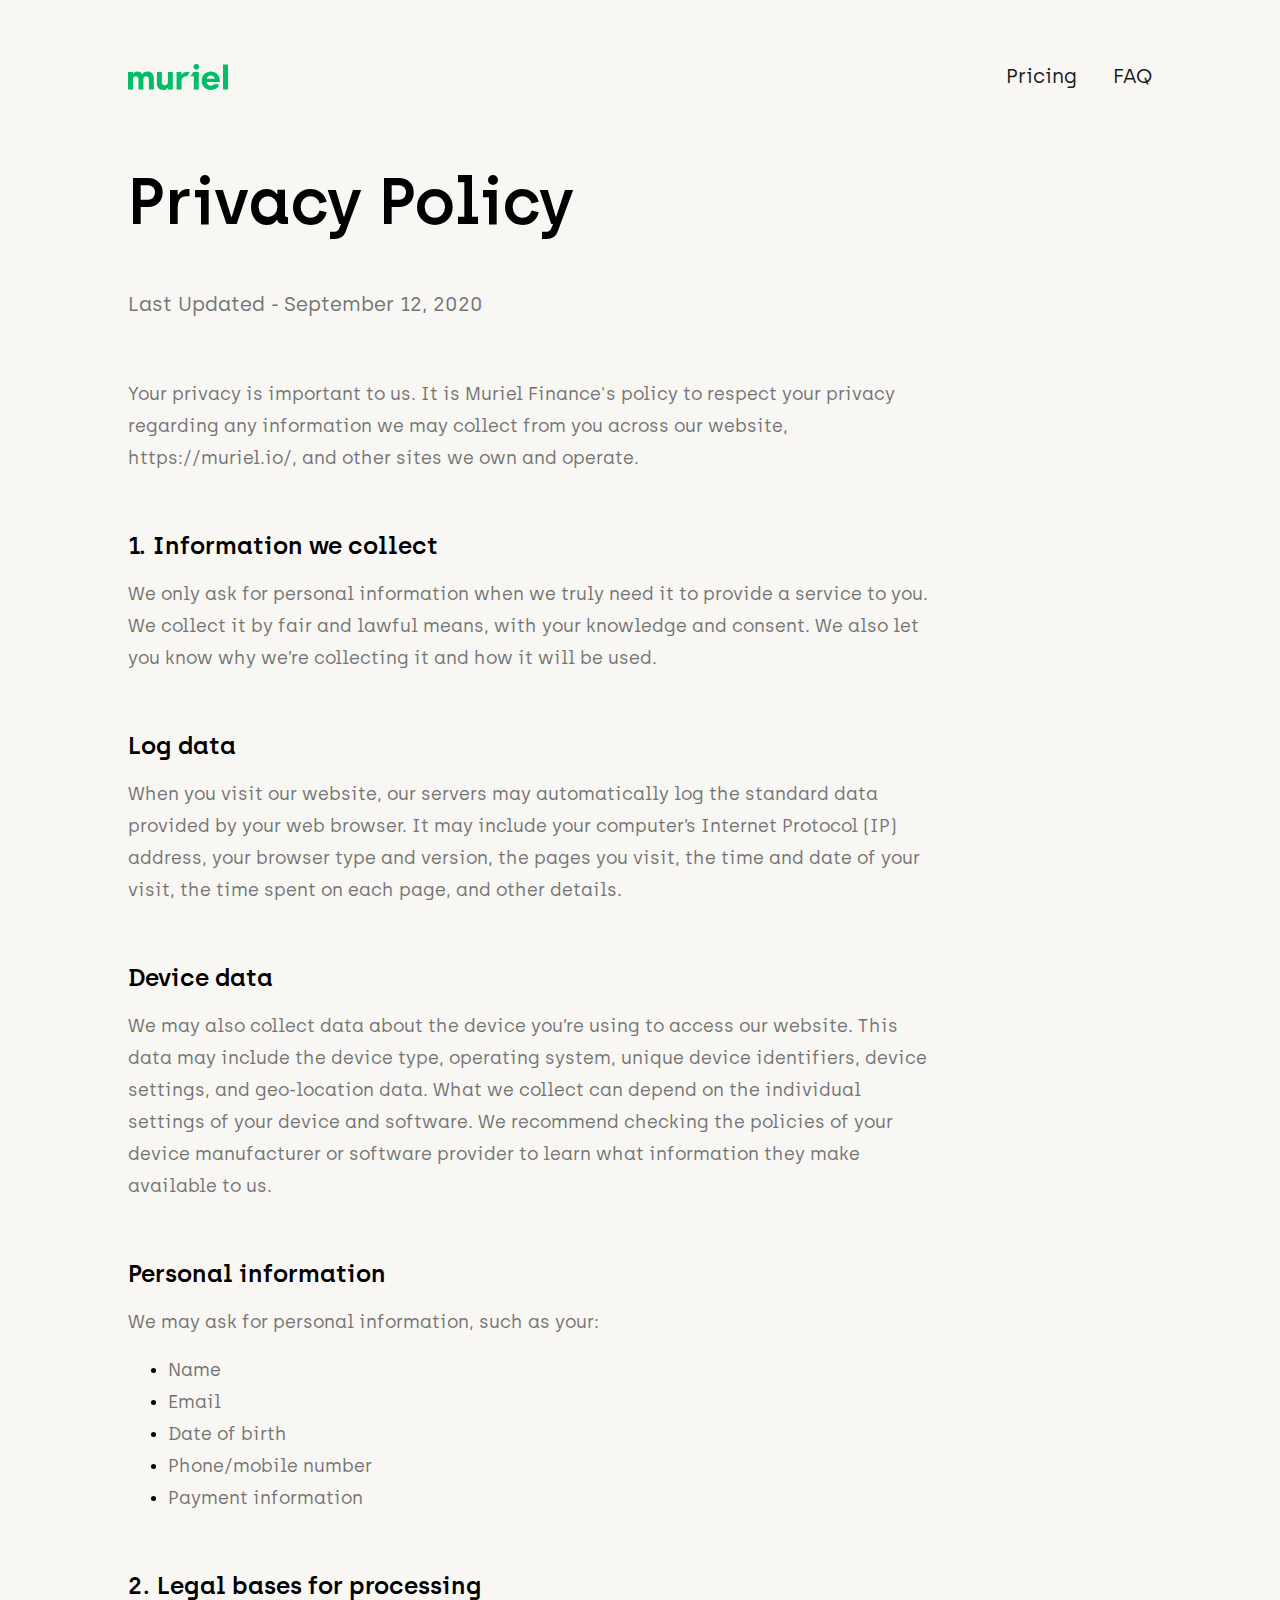
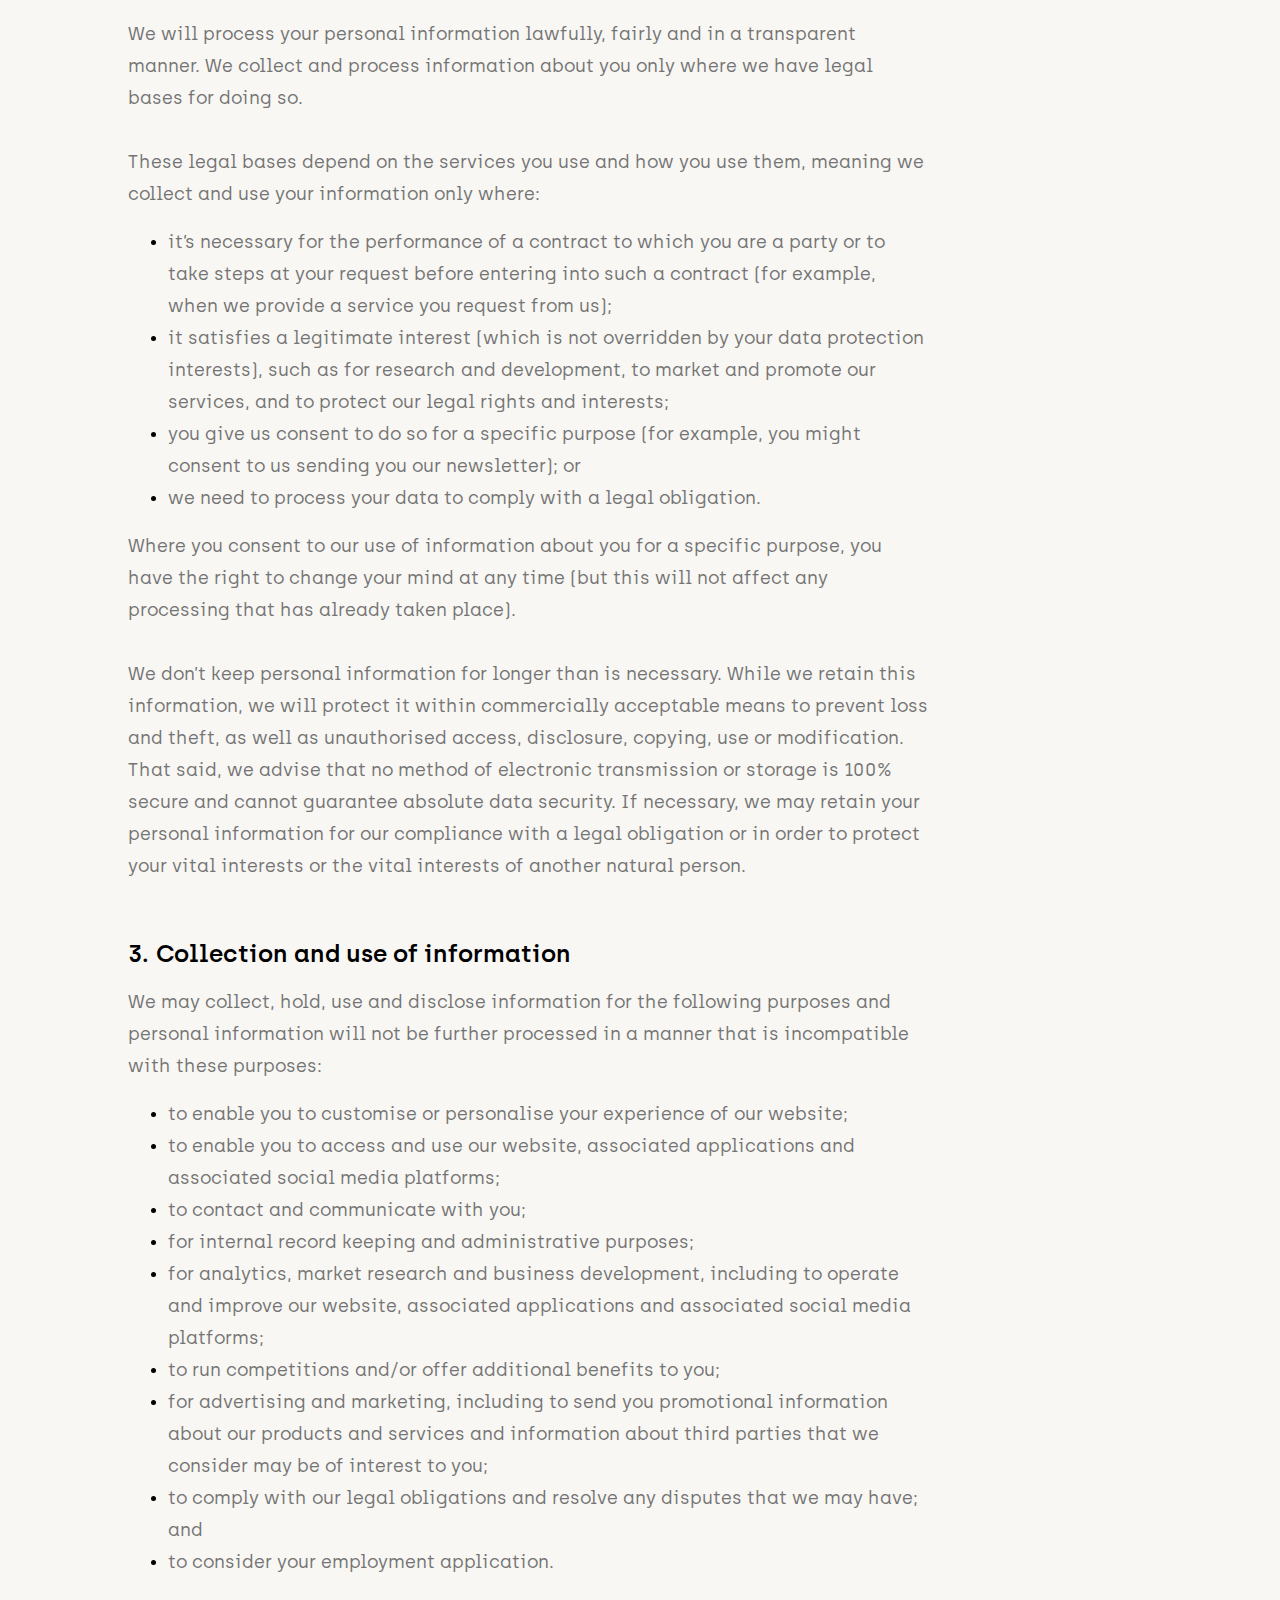
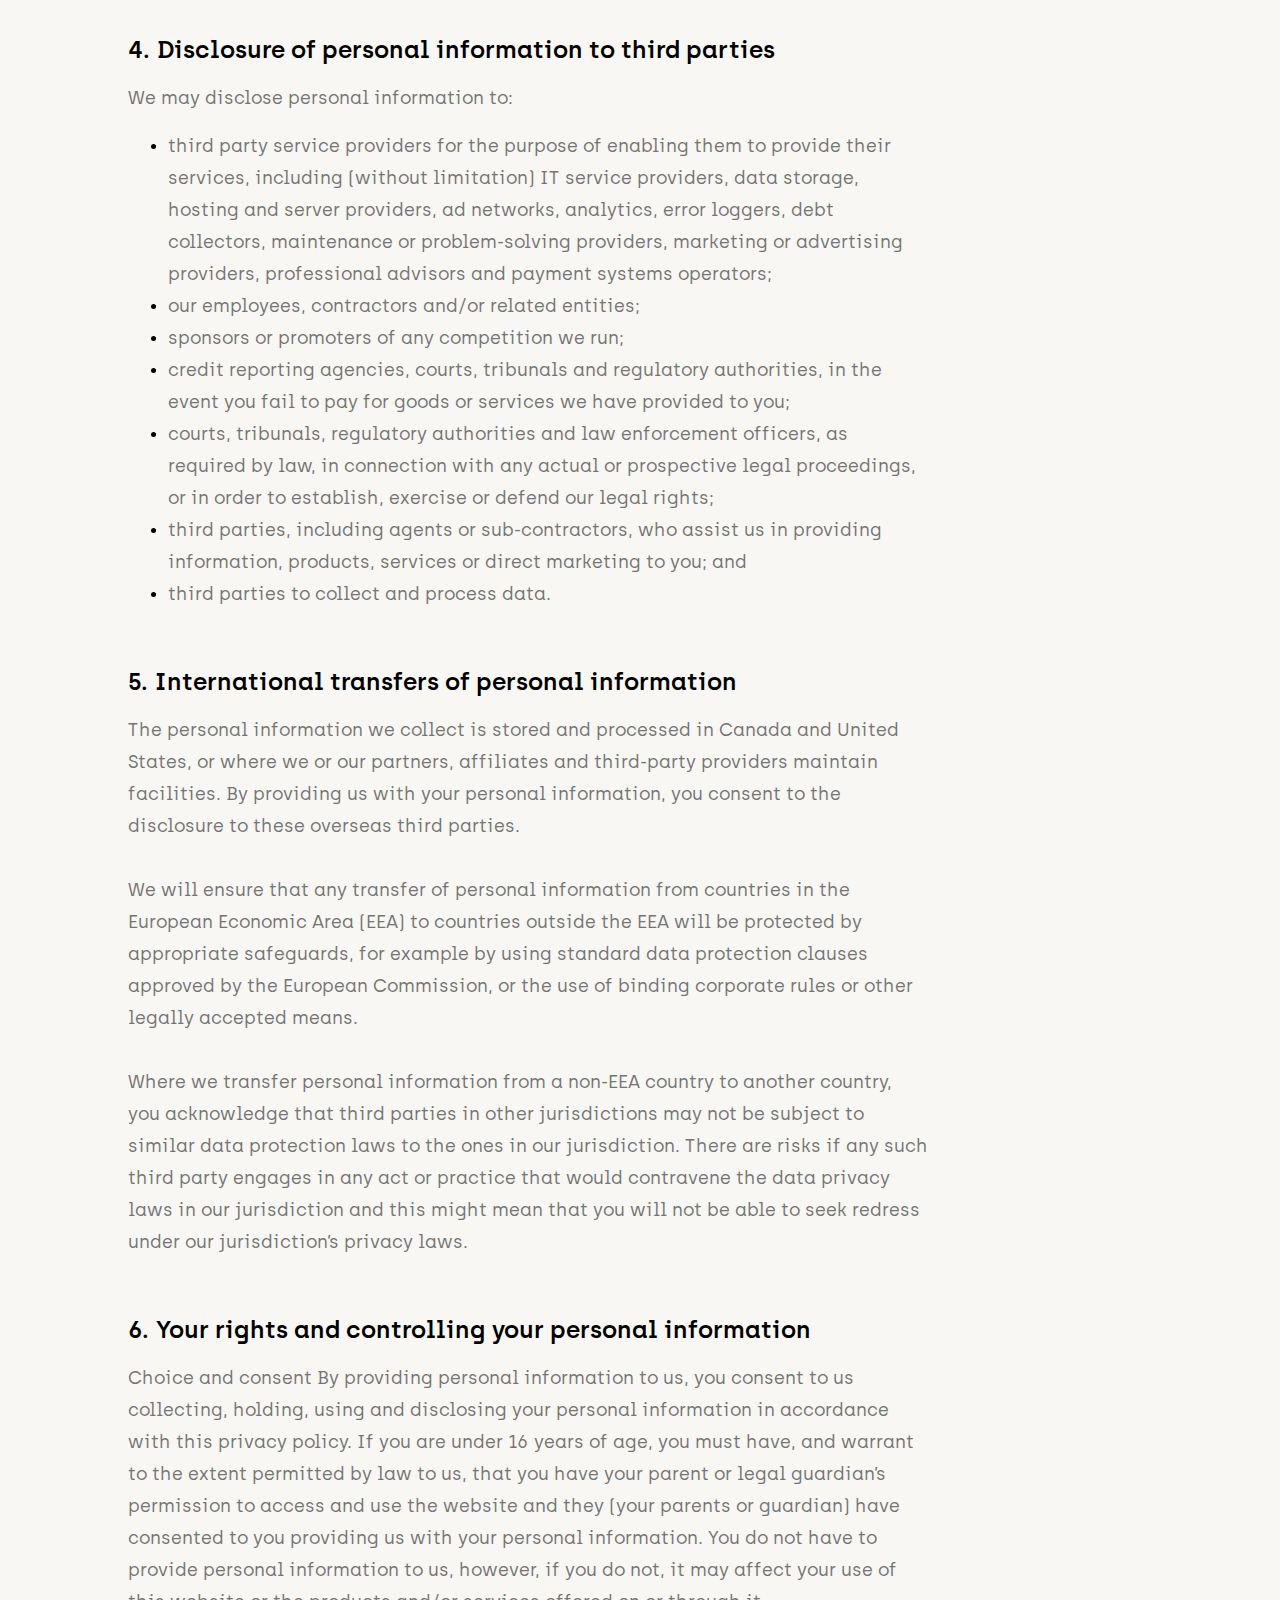
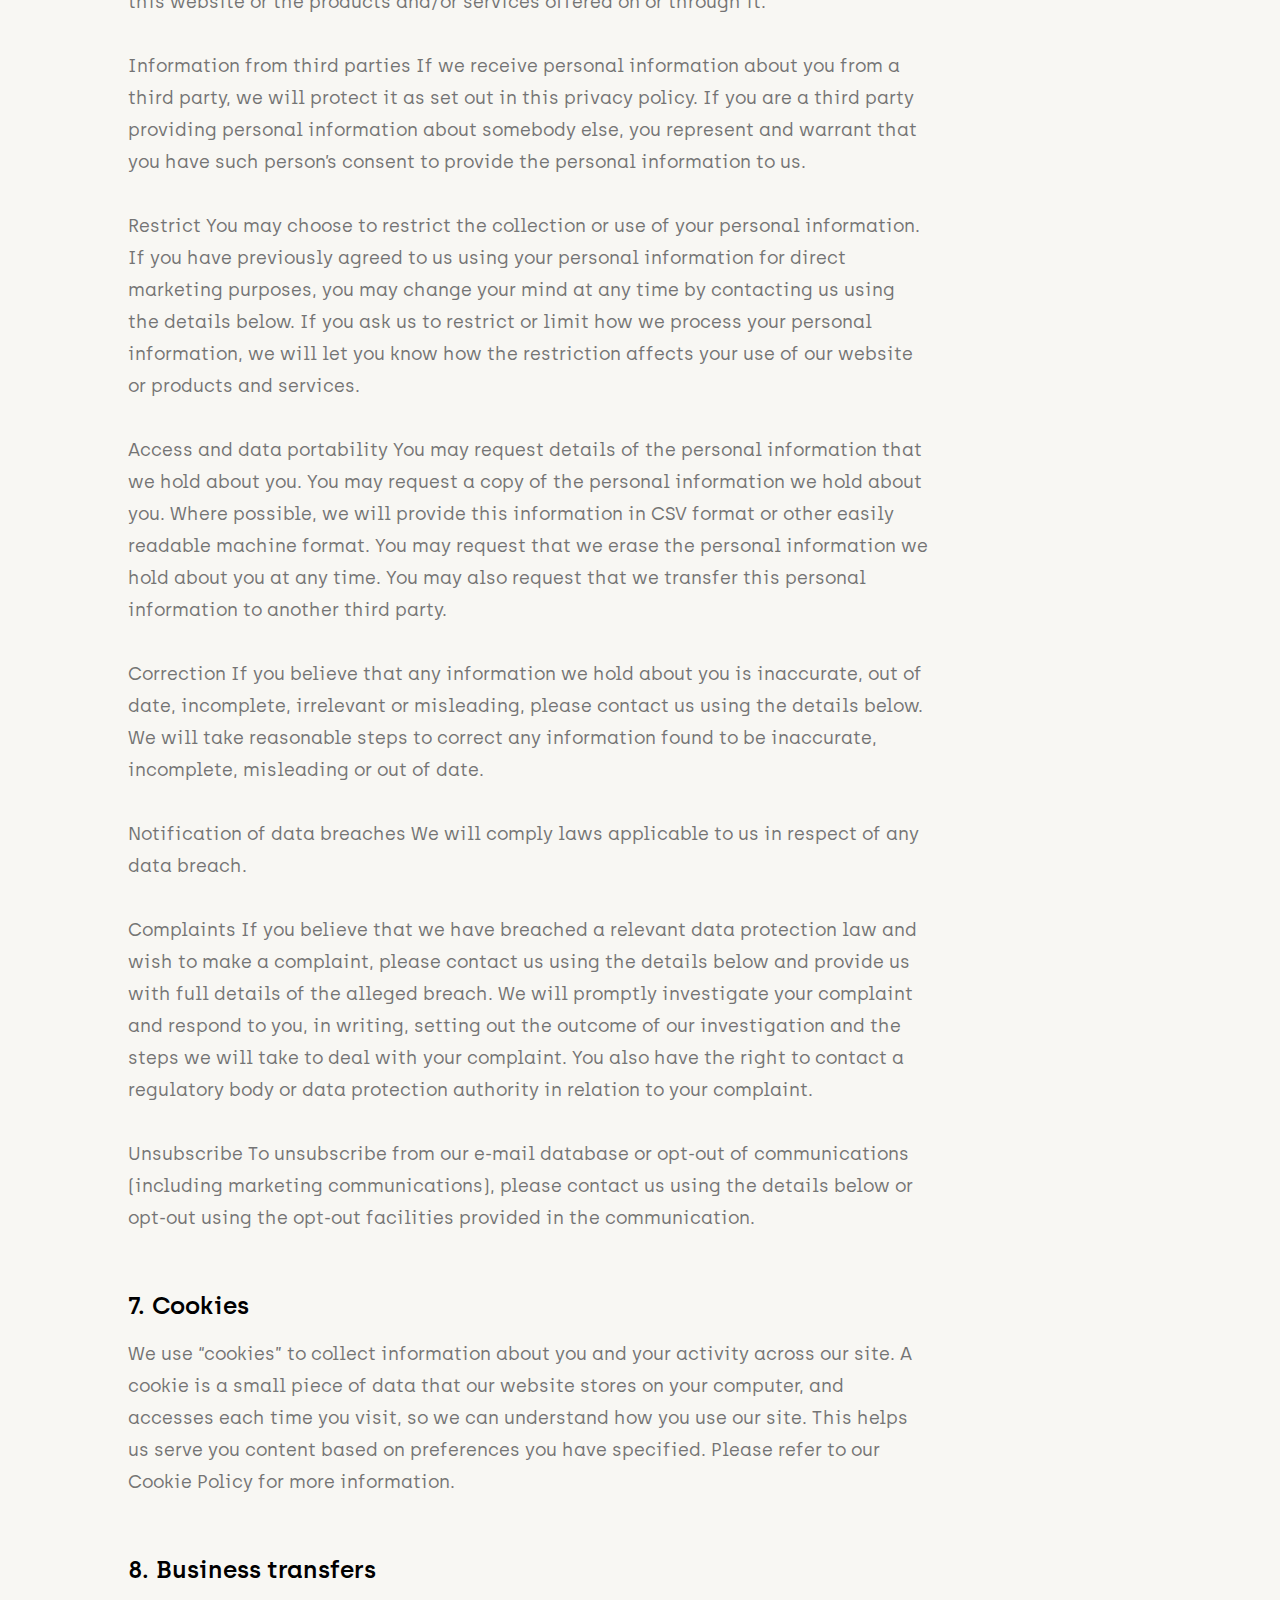
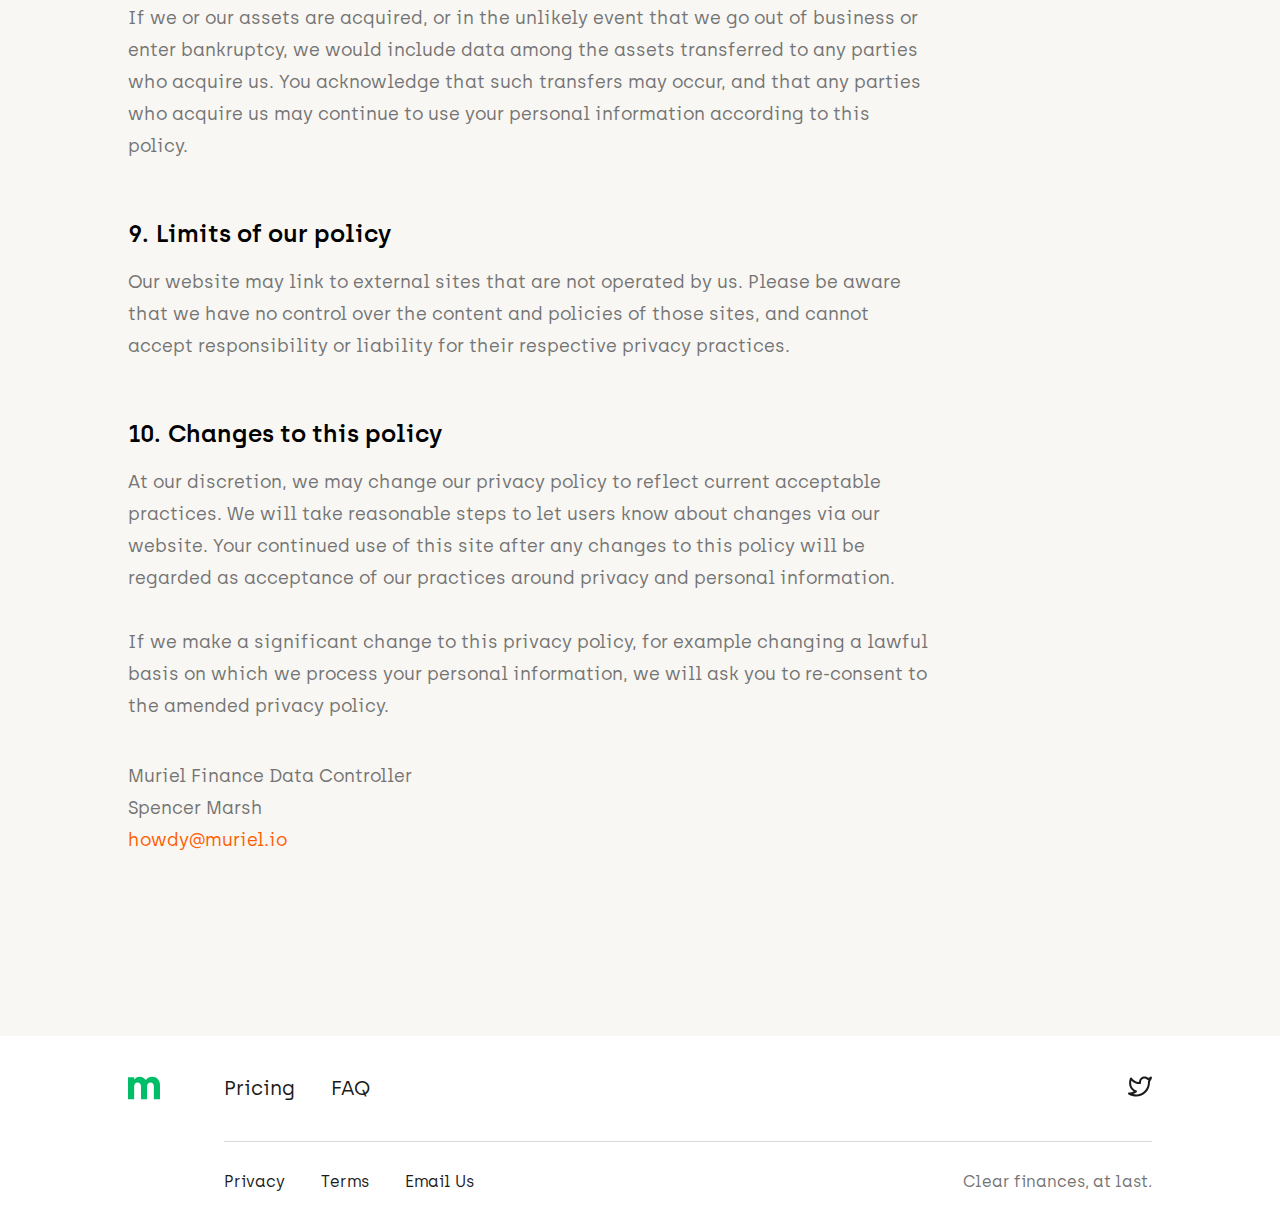
<file: privacy.html>
<!DOCTYPE html>
<html>
  <head>
    <!-- Global site tag (gtag.js) - Google Analytics -->
    <script async src="https://www.googletagmanager.com/gtag/js?id=UA-167210174-1"></script>
    <script>
      window.dataLayer = window.dataLayer || [];
      function gtag(){dataLayer.push(arguments);}
      gtag('js', new Date());

      gtag('config', 'UA-167210174-1');
    </script>

    <!-- Primary Meta Tags -->
    <meta charset="utf-8">

    <title>Muriel - Privacy Policy</title>

    <meta name="title" content="Muriel - Personal finance tracker">
    <meta name="description" content="Privacy Policy">
    <meta name="author" content="Muriel">
    <meta name="format-detection" content="telephone=no" />
    <meta name="viewport" content="width=device-width, initial-scale=1.0">
    <meta name="keywords" content="finance, financial, banking, expense, net worth, tracking, app">

    <link href="static/main.css" rel="stylesheet" type="text/css">
    <link rel="shortcut icon" href="static/favicon.png">

    <!-- Open Graph / Facebook -->
    <meta property="og:type" content="website">
    <meta property="og:url" content="https://muriel.io/">
    <meta property="og:title" content="Muriel - Personal finance tracker">
    <meta property="og:description" content="Privacy Policy">
    <meta property="og:image" content="https://muriel.io/static/share-image.png">

    <!-- Twitter -->
    <meta property="twitter:card" content="summary_large_image">
    <meta property="twitter:url" content="https://muriel.io/">
    <meta property="twitter:title" content="Muriel - Personal finance tracker">
    <meta property="twitter:description" content="Privacy Policy">
    <meta property="twitter:image" content="https://muriel.io/static/share-image.png">

    <!-- Google -->
    <meta itemprop="name" content="Muriel - Personal finance tracker">
    <meta itemprop="description" content="Privacy Policy">
    <meta itemprop="image" content="https://muriel.io/static/share-image.png"> 
  </head>

  <body>
    <div class="container">
        <div class="content">
            <div class="nav">
                <div class="nav-logo">
                  <a href="index.html"> 
                    <img src="static/muriel-logo.svg" class="logo" alt="Muriel">
                  </a>
                </div>
                <div class="flex-spacer"></div>
                <div class="nav-pages">
                    <a href ="menu.html" class="nav-mobile"><img src="./static/menu.svg"></a>
                    <a href="pricing.html" class="nav-item">Pricing</a>
                    <!--<a href="" class="nav-item">Suggestions</a>-->
                    <a href="faq.html" class="nav-item">FAQ</a>
                </div>
            </div>

            <div class="hero-secondary-no-description">
              <h1 class="hero-text">Privacy Policy</h1>
            </div>

            <div class="privacy">
              <p class="body-medium date">Last Updated - September 12, 2020</p>
              <p class="body-small">
                Your privacy is important to us. It is Muriel Finance's policy to
                respect your privacy regarding any information we may collect from you
                across our website, https://muriel.io/, and other sites we own and operate.
              </p>
              <h3 class="legal-header-small">1. Information we collect</h3>
              <p class="body-small">
                We only ask for personal information when we truly need it to provide a service 
                to you. We collect it by fair and lawful means, with your knowledge and consent. 
                We also let you know why we’re collecting it and how it will be used.
              </p>
              <h3 class="legal-header-small">Log data</h3>
              <p class="body-small">
                When you visit our website, our servers may automatically log the
                standard data provided by your web browser. It may include your
                computer’s Internet Protocol (IP) address, your browser type and
                version, the pages you visit, the time and date of your visit, the time
                spent on each page, and other details.
              </p>
              <h3 class="legal-header-small">Device data</h3>
              <p class="body-small">
                We may also collect data about the device you’re using to access our
                website. This data may include the device type, operating system,
                unique device identifiers, device settings, and geo-location data. What we
                collect can depend on the individual settings of your device and
                software. We recommend checking the policies of your device manufacturer
                or software provider to learn what information they make available to
                us.
              </p>
              <h3 class="legal-header-small">Personal information</h3>
              <p class="body-small">
                We may ask for personal information, such as your:
                <ul>
                  <li>
                    <p class="body-small">Name</p>
                  </li>
                  <li>
                    <p class="body-small">Email</p>
                  </li>
                  <li>
                    <p class="body-small">Date of birth</p>
                  </li>
                  <li>
                    <p class="body-small">Phone/mobile number</p>
                  </li>
                  <li>
                    <p class="body-small">Payment information</p>
                  </li>
                </ul>
              </p>
              <h3 class="legal-header-small">2. Legal bases for processing</h3>
              <p class="body-small">
                We will process your personal information lawfully, fairly and in a
                transparent manner. We collect and process information about you only
                where we have legal bases for doing so.
                <br/><br/>
                These legal bases depend on the services you use and how you use them,
                meaning we collect and use your information only where:
              </p>
              <ul>
                <li>
                  <p class="body-small">
                    it’s necessary for the performance of a contract to which you are a
                    party or to take steps at your request before entering into such a
                    contract (for example, when we provide a service you request from us);
                  </p>
                </li>
                <li>
                  <p class="body-small">
                    it satisfies a legitimate interest (which is not overridden by your
                    data protection interests), such as for research and development, to
                    market and promote our services, and to protect our legal rights and
                    interests;
                  </p>
                </li>
                <li>
                  <p class="body-small">
                    you give us consent to do so for a specific purpose
                    (for example, you might consent to us sending you our newsletter); or
                  </p>
                </li>
                <li>
                  <p class="body-small">
                    we need to process your data to comply with a legal obligation.
                  </p>
                </li>
              </ul>
              <p class="body-small">
                Where you consent to our use of information about you for a specific
                purpose, you have the right to change your mind at any time (but this
                will not affect any processing that has already taken place).
                <br/><br/>
                We don’t keep personal information for longer than is necessary.
                While we retain this information, we will protect it within commercially
                acceptable means to prevent loss and theft, as well as unauthorised
                access, disclosure, copying, use or modification. That said, we advise
                that no method of electronic transmission or storage is 100% secure and
                cannot guarantee absolute data security. If necessary, we may retain
                your personal information for our compliance with a legal obligation or
                in order to protect your vital interests or the vital interests of
                another natural person.
              </p>
              <h3 class="legal-header-small">3. Collection and use of information</h3>
              <p class="body-small">
                We may collect, hold, use and disclose information for the following
                purposes and personal information will not be further processed in a
                manner that is incompatible with these purposes:
                <ul>
                  <li>
                    <p class="body-small">
                      to enable you to customise or personalise your experience of our website;
                    </p>
                  </li>
                  <li>
                    <p class="body-small">
                      to enable you to access and use our website, associated applications and
                      associated social media platforms;
                    </p>
                  </li>
                  <li>
                    <p class="body-small">
                      to contact and communicate with you;
                    </p>
                  </li>
                  <li>
                    <p class="body-small">
                      for internal record keeping and administrative purposes;
                    </p>
                  </li>
                  <li>
                    <p class="body-small">
                      for analytics, market research and business development, including to
                      operate and improve our website, associated applications and associated
                      social media platforms;
                    </p>
                  </li>
                  <li>
                    <p class="body-small">
                      to run competitions and/or offer additional benefits to you;
                    </p>
                  </li>
                  <li>
                    <p class="body-small">
                      for advertising and marketing, including to send you promotional
                      information about our products and services and information about third
                      parties that we consider may be of interest to you;
                    </p>
                  </li>
                  <li>
                    <p class="body-small">
                      to comply with our legal obligations and resolve any disputes that we may have; and
                    </p>
                  </li>
                  <li>
                    <p class="body-small">
                      to consider your employment application.
                    </p>
                  </li>
                </ul>
              </p>
              <h3 class="legal-header-small">4. Disclosure of personal information to third parties</h3>
              <p class="body-small">
                We may disclose personal information to:
                <ul>
                  <li>
                    <p class="body-small">
                      third party service providers for the purpose of enabling them to
                      provide their services, including (without limitation) IT service
                      providers, data storage, hosting and server providers, ad networks,
                      analytics, error loggers, debt collectors, maintenance or
                      problem-solving providers, marketing or advertising providers,
                      professional advisors and payment systems operators;
                    </p>
                  </li>
                  <li>
                    <p class="body-small">
                      our employees, contractors and/or related entities;
                    </p>
                  </li>
                  <li>
                    <p class="body-small">
                      sponsors or promoters of any competition we run;
                    </p>
                  </li>
                  <li>
                    <p class="body-small">
                      credit reporting agencies, courts, tribunals and regulatory authorities, in
                      the event you fail to pay for goods or services we have provided to you;
                    </p>
                  </li>
                  <li>
                    <p class="body-small">
                      courts, tribunals, regulatory authorities and law enforcement officers, as
                      required by law, in connection with any actual or prospective legal
                      proceedings, or in order to establish, exercise or defend our legal
                      rights;
                    </p>
                  </li>
                  <li>
                    <p class="body-small">
                      third parties, including agents or sub-contractors, who
                      assist us in providing information, products, services or direct
                      marketing to you; and
                    </p>
                  </li>
                  <li>
                    <p class="body-small">
                      third parties to collect and process data.
                    </p>
                  </li>
                </ul>
              </p>
              <h3 class="legal-header-small">5. International transfers of personal information</h3>
              <p class="body-small">
                The personal information we collect is stored and processed in Canada and United States, or where we or our partners, affiliates and
                third-party providers maintain facilities. By providing us with your
                personal information, you consent to the disclosure to these overseas
                third parties.
                <br/><br/>
                We will ensure that any transfer of personal information from
                countries in the European Economic Area (EEA) to countries outside the
                EEA will be protected by appropriate safeguards, for example by using
                standard data protection clauses approved by the European Commission, or the use of binding corporate rules or other legally accepted means.
                <br/><br/>
                Where we transfer personal information from a non-EEA country to
                another country, you acknowledge that third parties in other
                jurisdictions may not be subject to similar data protection laws to the
                ones in our jurisdiction. There are risks if any such third party
                engages in any act or practice that would contravene the data privacy
                laws in our jurisdiction and this might mean that you will not be able
                to seek redress under our jurisdiction’s privacy laws.
              </p>
              <h3 class="legal-header-small">6. Your rights and controlling your personal information</h3>
              <p class="body-small">
                <strong>Choice and consent</strong> By providing personal
                information to us, you consent to us collecting, holding, using and
                disclosing your personal information in accordance with this privacy
                policy. If you are under 16 years of age, you must have, and warrant to
                the extent permitted by law to us, that you have your parent or legal
                guardian’s permission to access and use the website and they (your
                parents or guardian) have consented to you providing us with your
                personal information. You do not have to provide personal information to us, however, if you do not, it may affect your use of this website or
                the products and/or services offered on or through it.
                <br/><br/>
                <strong>Information from third parties</strong> If we receive
                personal information about you from a third party, we will protect it as set out in this privacy policy. If you are a third party providing
                personal information about somebody else, you represent and warrant that you have such person’s consent to provide the personal information to
                us.
                <br/><br/>
                <strong>Restrict</strong> You may choose to restrict the collection
                or use of your personal information. If you have previously agreed to us using your personal information for direct marketing purposes, you may
                change your mind at any time by contacting us using the details below.
                If you ask us to restrict or limit how we process your personal
                information, we will let you know how the restriction affects your use
                of our website or products and services.
                <br/><br/>
                <strong>Access and data portability</strong> You may request details of the personal information that we hold about you. You may request a
                copy of the personal information we hold about you. Where possible, we
                will provide this information in CSV format or other easily readable
                machine format. You may request that we erase the personal information
                we hold about you at any time. You may also request that we transfer
                this personal information to another third party.
                <br/><br/>
                <strong>Correction</strong> If you believe that any information we
                hold about you is inaccurate, out of date, incomplete, irrelevant or
                misleading, please contact us using the details below. We will take
                reasonable steps to correct any information found to be inaccurate,
                incomplete, misleading or out of date.
                <br/><br/>
                <strong>Notification of data breaches</strong> We will comply laws applicable to us in respect of any data breach.
                <br/><br/>
                <strong>Complaints</strong> If you believe that we have breached a
                relevant data protection law and wish to make a complaint, please
                contact us using the details below and provide us with full details of
                the alleged breach. We will promptly investigate your complaint and
                respond to you, in writing, setting out the outcome of our investigation and the steps we will take to deal with your complaint. You also have
                the right to contact a regulatory body or data protection authority in
                relation to your complaint.
                <br/><br/>
                <strong>Unsubscribe</strong> To unsubscribe from our e-mail database or opt-out of communications (including marketing communications),
                please contact us using the details below or opt-out using the opt-out
                facilities provided in the communication.
              </p>
              <h3 class="legal-header-small">7. Cookies</h3>
              <p class="body-small">
                We use “cookies” to collect information about you and your activity
                across our site. A cookie is a small piece of data that our website
                stores on your computer, and accesses each time you visit, so we can
                understand how you use our site. This helps us serve you content based
                on preferences you have specified. Please refer to our Cookie Policy for more information.
              </p>
              <h3 class="legal-header-small">8. Business transfers</h3>
              <p class="body-small">
                If we or our assets are acquired, or in the unlikely event that we go out
                of business or enter bankruptcy, we would include data among the
                assets transferred to any parties who acquire us. You acknowledge that
                such transfers may occur, and that any parties who acquire us may
                continue to use your personal information according to this policy.
              </p>
              <h3 class="legal-header-small">9. Limits of our policy</h3>
              <p class="body-small">
                Our website may link to external sites that are not operated by us.
                Please be aware that we have no control over the content and policies of
                those sites, and cannot accept responsibility or liability for their
                respective privacy practices.
              </p>
              <h3 class="legal-header-small">10. Changes to this policy</h3>
              <p class="body-small">
                At our discretion, we may change our privacy policy to reflect
                current acceptable practices. We will take reasonable steps to let
                users know about changes via our website. Your continued use of this site
                after any changes to this policy will be regarded as acceptance of our
                practices around privacy and personal information.
                <br/><br/>
                If we make a significant change to this privacy policy, for
                example changing a lawful basis on which we process your personal
                information, we will ask you to re-consent to the amended privacy
                policy.
              </p>
              <br/><br/>
              <p class="body-small">
                <strong>Muriel Finance Data Controller</strong><br/>
                Spencer Marsh<br/>
                <a class="link" href="mailto:howdy@muriel.io">howdy@muriel.io<br/>
              </p>
            </div>
        </div>

        <div class="footer-bar">
          <div class="footer-bar-content">
            <div class="footer-logo">
              <a href="index.html">
                <img src="./static/muriel-icon.svg" alt="Muriel">
              </a>
            </div>
            <div class="footer-rows">
              <div class="footer-row-1">
                <div class="footer-pages">
                    <a href="pricing.html" class="footer-item">Pricing</a>
                    <!--<a href="" class="footer-item">Suggestions</a>-->
                    <a href="faq.html" class="footer-item">FAQ</a>
                </div>
                <div class="flex-spacer"></div>
                <div class="footer-links">
                  <a href="https://twitter.com/murielfinance" target="_blank"><img src="./static/twitter.svg"></a>
                </div>
              </div>
              <div class="footer-row-2">
                <div class="divider"></div>
                <div class="secondary-footer-pages">
                  <a href="privacy.html" class="secondary-footer-item">Privacy</a>
                  <a href="terms.html" class="secondary-footer-item">Terms</a>
                  <a href="mailto:howdy@muriel.io" class="secondary-footer-item">Email Us</a>
                </div>
                <div class="flex-spacer"></div>
                <p class="slogan">Clear finances, at last.</p>
              </div>
            </div>
          </div>
        
        </div>
      </div>

    <script>
      window.intercomSettings = {
        app_id: "soef9um9"
      };
    </script>
    
    <script>
    // We pre-filled your app ID in the widget URL: 'https://widget.intercom.io/widget/soef9um9'
    (function(){var w=window;var ic=w.Intercom;if(typeof ic==="function"){ic('reattach_activator');ic('update',w.intercomSettings);}else{var d=document;var i=function(){i.c(arguments);};i.q=[];i.c=function(args){i.q.push(args);};w.Intercom=i;var l=function(){var s=d.createElement('script');s.type='text/javascript';s.async=true;s.src='https://widget.intercom.io/widget/soef9um9';var x=d.getElementsByTagName('script')[0];x.parentNode.insertBefore(s,x);};if(w.attachEvent){w.attachEvent('onload',l);}else{w.addEventListener('load',l,false);}}})();
    </script>

  </body>
</html>
</file>
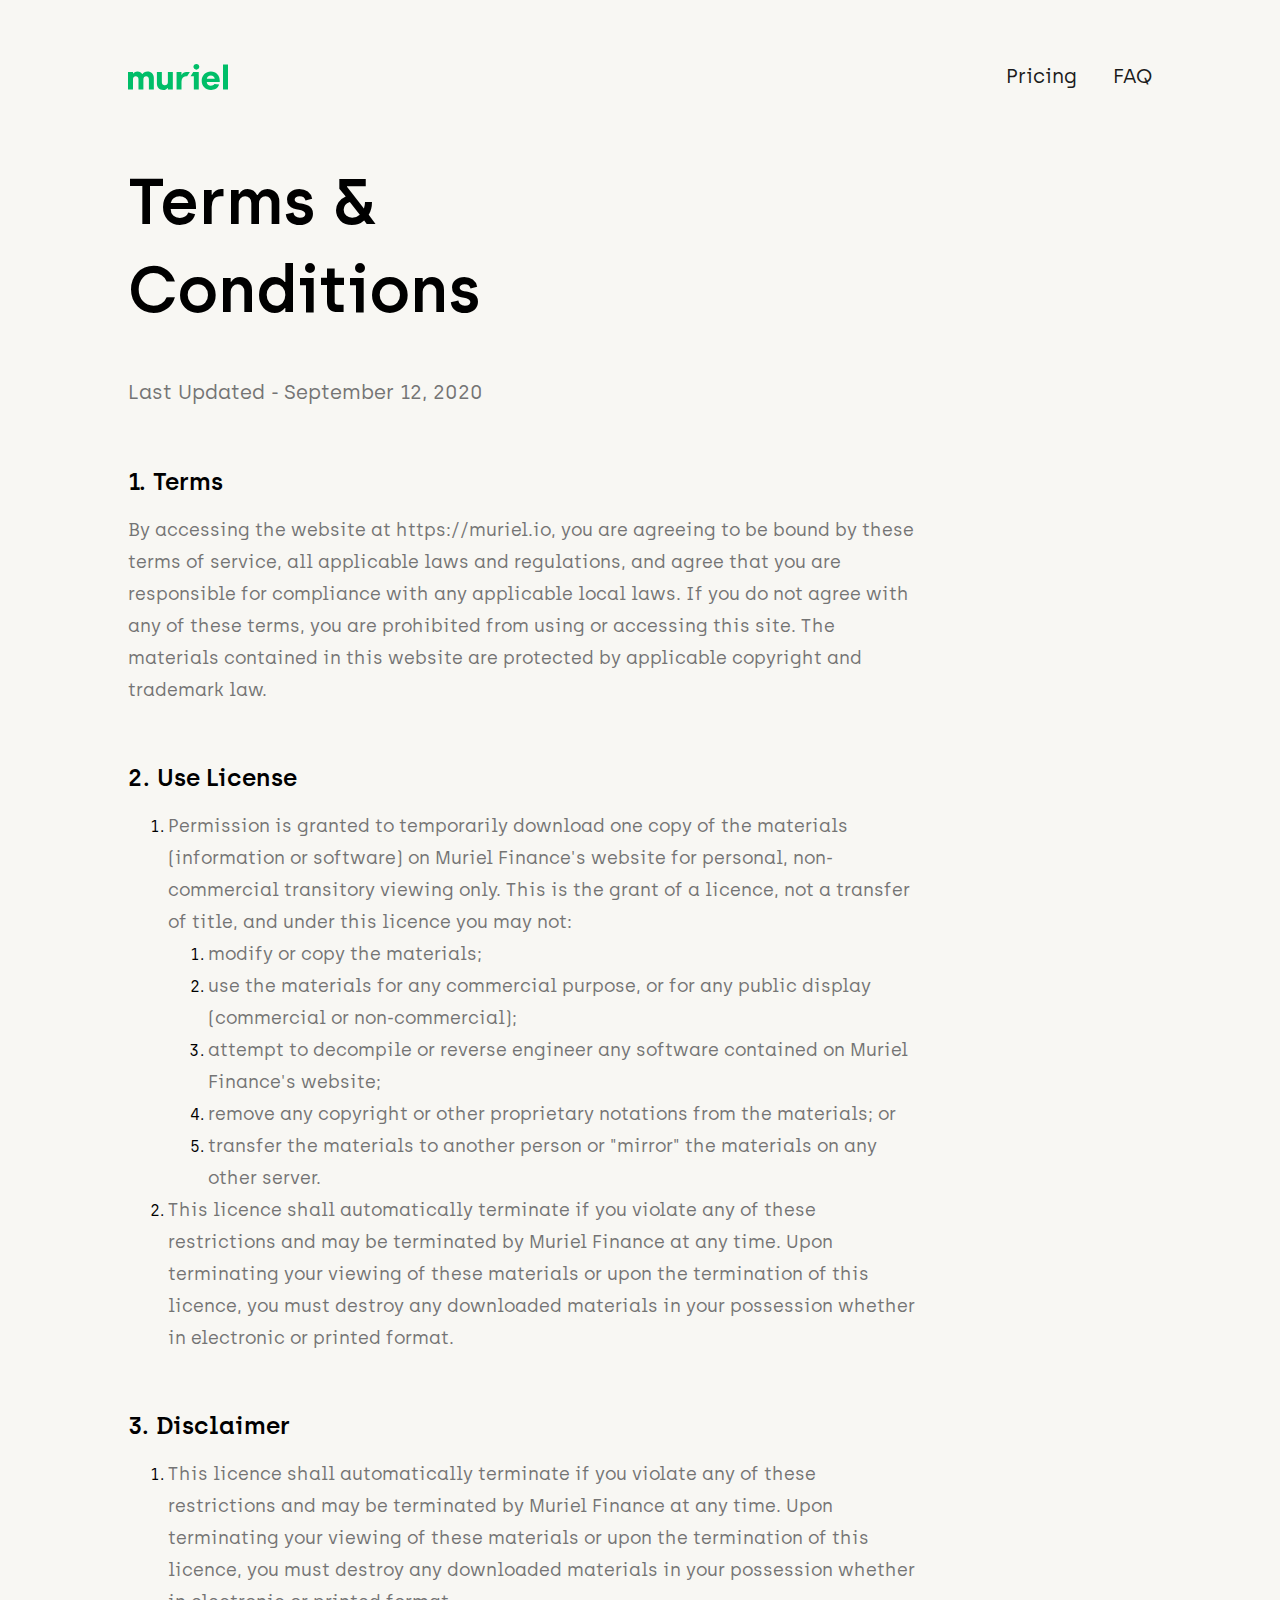
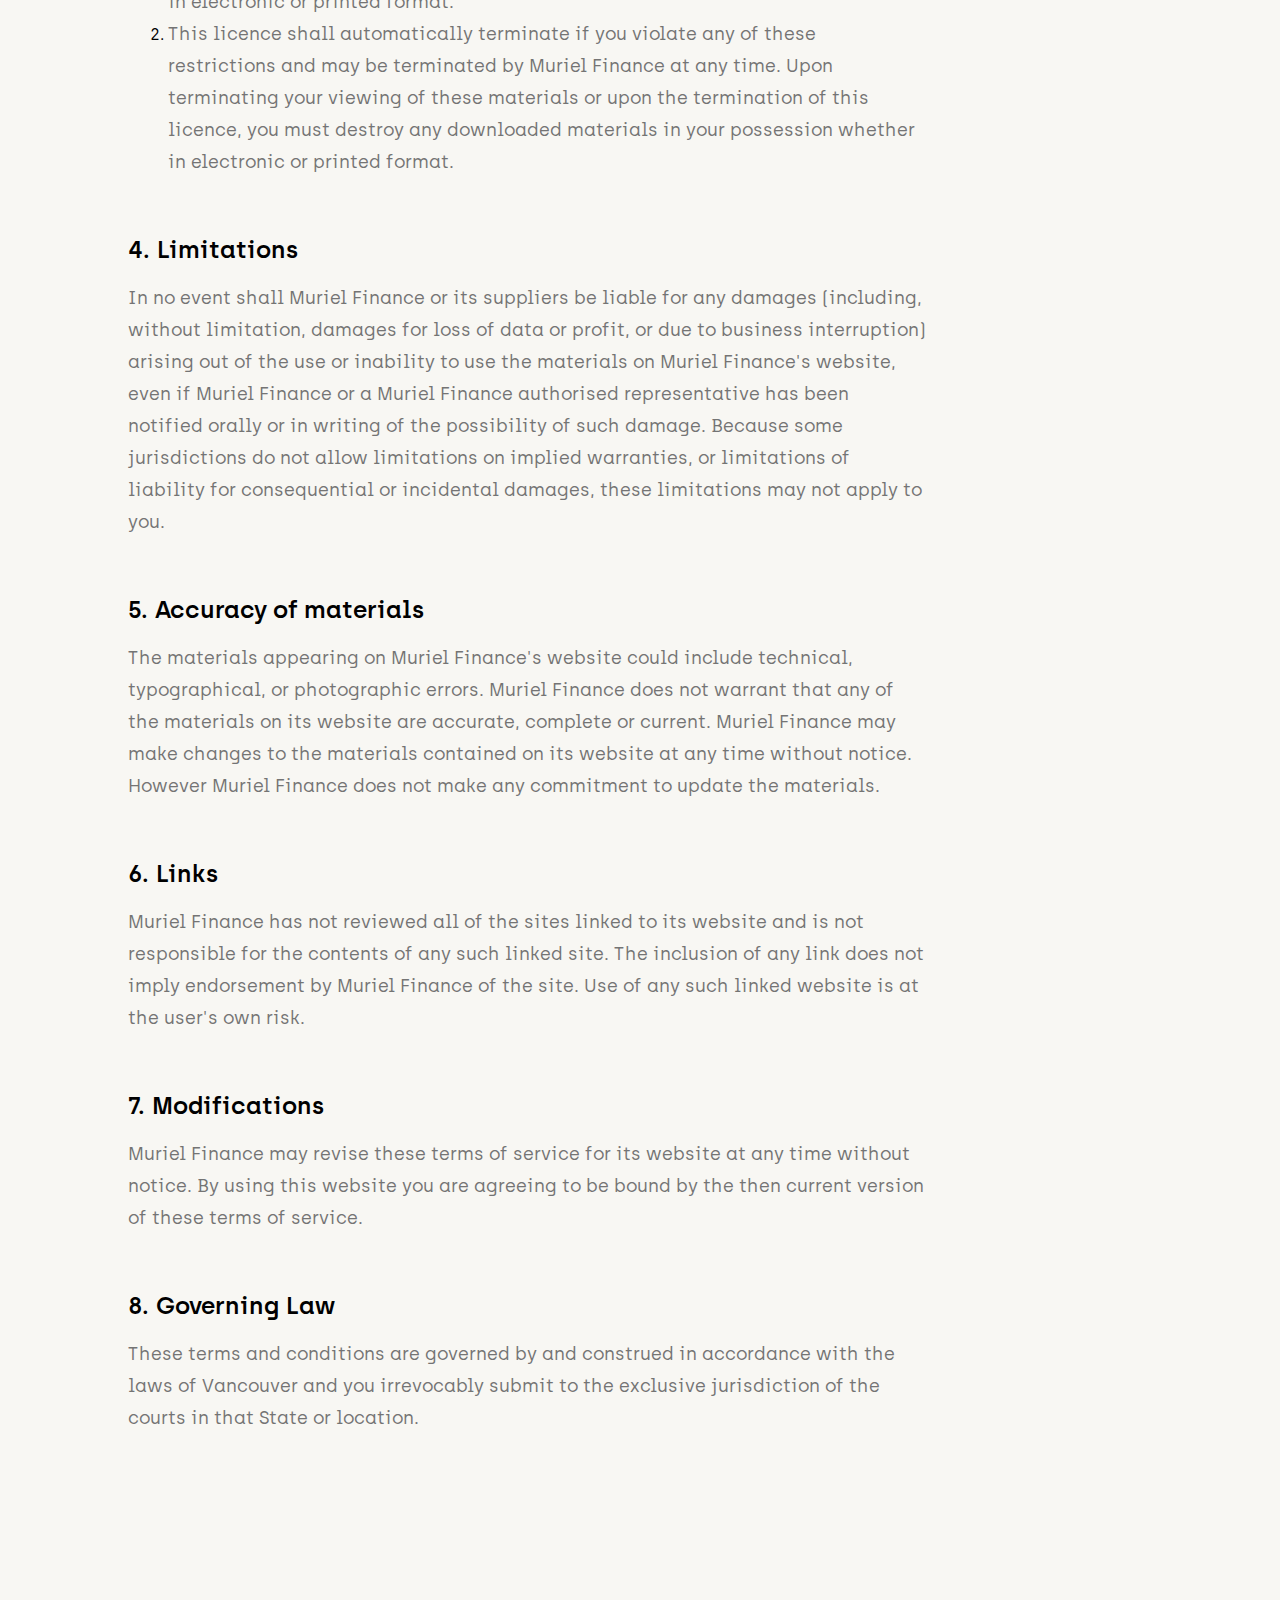
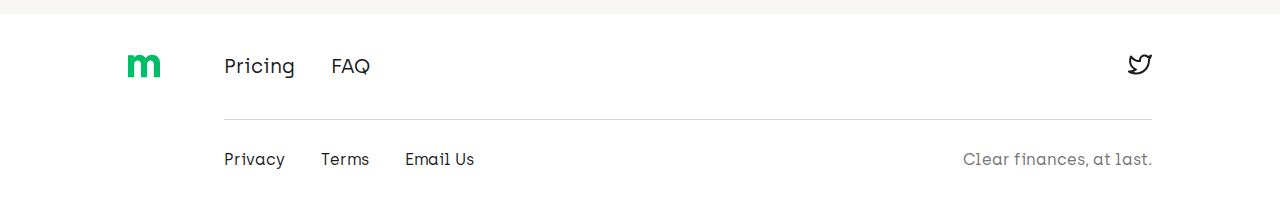
<file: terms.html>
<!DOCTYPE html>
<html>
  <head>
    <!-- Global site tag (gtag.js) - Google Analytics -->
    <script async src="https://www.googletagmanager.com/gtag/js?id=UA-167210174-1"></script>
    <script>
      window.dataLayer = window.dataLayer || [];
      function gtag(){dataLayer.push(arguments);}
      gtag('js', new Date());

      gtag('config', 'UA-167210174-1');
    </script>

    <!-- Primary Meta Tags -->
    <meta charset="utf-8">

    <title>Muriel - Terms & Conditions</title>
    
    <meta name="title" content="Muriel - Personal finance tracker">
    <meta name="description" content="Terms & Conditions">
    <meta name="author" content="Muriel">
    <meta name="format-detection" content="telephone=no" />
    <meta name="viewport" content="width=device-width, initial-scale=1.0">
    <meta name="keywords" content="finance, financial, banking, expense, net worth, tracking, app">

    <link href="static/main.css" rel="stylesheet" type="text/css">
    <link rel="shortcut icon" href="static/favicon.png">

    <!-- Open Graph / Facebook -->
    <meta property="og:type" content="website">
    <meta property="og:url" content="https://muriel.io/">
    <meta property="og:title" content="Muriel - Personal finance tracker">
    <meta property="og:description" content="Terms & Conditions">
    <meta property="og:image" content="https://muriel.io/static/share-image.png">

    <!-- Twitter -->
    <meta property="twitter:card" content="summary_large_image">
    <meta property="twitter:url" content="https://muriel.io/">
    <meta property="twitter:title" content="Muriel - Personal finance tracker">
    <meta property="twitter:description" content="Terms & Conditions">
    <meta property="twitter:image" content="https://muriel.io/static/share-image.png">

    <!-- Google -->
    <meta itemprop="name" content="Muriel - Personal finance tracker">
    <meta itemprop="description" content= "Terms & Conditions">
    <meta itemprop="image" content="https://muriel.io/static/share-image.png"> 
  </head>

  <body>
    <div class="container">
        <div class="content">
            <div class="nav">
                <div class="nav-logo">
                  <a href="index.html"> 
                    <img src="static/muriel-logo.svg" class="logo" alt="Muriel">
                  </a>
                </div>
                <div class="flex-spacer"></div>
                <div class="nav-pages">
                    <a href ="menu.html" class="nav-mobile"><img src="./static/menu.svg"></a>
                    <a href="pricing.html" class="nav-item">Pricing</a>
                    <!--<a href="" class="nav-item">Suggestions</a>-->
                    <a href="faq.html" class="nav-item">FAQ</a>
                </div>
            </div>

            <div class="hero-secondary-no-description">
              <h1 class="hero-text">Terms & Conditions</h1>
            </div>

            <div class="terms">
              <p class="body-medium date">Last Updated - September 12, 2020</p>
              <h3 class="legal-header-small">1. Terms</h3>
              <p class="body-small">
                By accessing the website at https://muriel.io,
                you are agreeing to be bound by these terms of service, all applicable
                laws and regulations, and agree that you are responsible for compliance
                with any applicable local laws. If you do not agree with any of these
                terms, you are prohibited from using or accessing this site. The
                materials contained in this website are protected by applicable
                copyright and trademark law.
              </p>

              <h3 class="legal-header-small">2. Use License</h3>
              <ol>
                <li>
                  <p class="body-small">
                    Permission is granted to temporarily download one copy of the materials
                    (information or software) on Muriel Finance's website for personal,
                    non-commercial transitory viewing only. This is the grant of a licence,
                    not a transfer of title, and under this licence you may not:
                  </p>
                </li>
                <ol>
                  <li>
                    <p class="body-small">
                      modify or copy the materials;
                    </p>
                  </li>
                  <li>
                    <p class="body-small">
                      use the materials for any commercial purpose, or for any public display (commercial or non-commercial);
                    </p>
                  </li>
                  <li>
                    <p class="body-small">
                      attempt to decompile or reverse engineer any software contained on Muriel Finance's website;
                    </p>
                  </li>
                  <li>
                    <p class="body-small">
                      remove any copyright or other proprietary notations from the materials; or
                    </p>
                  </li>
                  <li>
                    <p class="body-small">
                      transfer the materials to another person or "mirror" the materials on any other server.
                    </p>
                  </li>
                </ol>
                <li>
                  <p class="body-small">
                    This licence shall automatically terminate if you violate any of
                    these restrictions and may be terminated by Muriel Finance at any time.
                    Upon terminating your viewing of these materials or upon the termination of this licence,
                    you must destroy any downloaded materials in your
                    possession whether in electronic or printed format.
                  </p>
                </li>
              </ol>

              <h3 class="legal-header-small">3. Disclaimer</h3>
              <ol>
                <li>
                  <p class="body-small">
                    This licence shall automatically terminate if you violate any of
                    these restrictions and may be terminated by Muriel Finance at any time.
                    Upon terminating your viewing of these materials or upon the termination
                    of this licence, you must destroy any downloaded materials in your
                    possession whether in electronic or printed format.
                  </p>
                </li>
                <li>
                  <p class="body-small">
                    This licence shall automatically terminate if you violate any of
                    these restrictions and may be terminated by Muriel Finance at any time.
                    Upon terminating your viewing of these materials or upon the termination
                    of this licence, you must destroy any downloaded materials in your
                    possession whether in electronic or printed format.
                  </p>
                </li>
              </ol>

              <h3 class="legal-header-small">4. Limitations</h3>
              <p class="body-small">
                In no event shall Muriel Finance or its suppliers be liable for any
                damages (including, without limitation, damages for loss of data or
                profit, or due to business interruption) arising out of the use or
                inability to use the materials on Muriel Finance's website, even if
                Muriel Finance or a Muriel Finance authorised representative has been
                notified orally or in writing of the possibility of such damage.
                Because some jurisdictions do not allow limitations on implied warranties, or
                limitations of liability for consequential or incidental damages, these
                limitations may not apply to you.
              </p>

              <h3 class="legal-header-small">5. Accuracy of materials</h3>
              <p class="body-small">
                The materials appearing on Muriel Finance's website could include
                technical, typographical, or photographic errors. Muriel Finance does
                not warrant that any of the materials on its website are accurate,
                complete or current. Muriel Finance may make changes to the materials
                contained on its website at any time without notice. However Muriel
                Finance does not make any commitment to update the materials.
              </p>

              <h3 class="legal-header-small">6. Links</h3>
              <p class="body-small">
                Muriel Finance has not reviewed all of the sites linked to its
                website and is not responsible for the contents of any such linked site.
                The inclusion of any link does not imply endorsement by Muriel Finance
                of the site. Use of any such linked website is at the user's own risk.
              </p>

              <h3 class="legal-header-small">7. Modifications</h3>
              <p class="body-small">
                Muriel Finance may revise these terms of service for its website at
                any time without notice. By using this website you are agreeing to be
                bound by the then current version of these terms of service.
              </p>

              <h3 class="legal-header-small">8. Governing Law</h3>
              <p class="body-small">
                These terms and conditions are governed by and construed in
                accordance with the laws of Vancouver and you irrevocably submit to the
                exclusive jurisdiction of the courts in that State or location.
              </p>

            </div>
        </div>

        <div class="footer-bar">
          <div class="footer-bar-content">
            <div class="footer-logo">
              <a href="index.html">
                <img src="./static/muriel-icon.svg" alt="Muriel">
              </a>
            </div>
            <div class="footer-rows">
              <div class="footer-row-1">
                <div class="footer-pages">
                    <a href="pricing.html" class="footer-item">Pricing</a>
                    <!--<a href="" class="footer-item">Suggestions</a>-->
                    <a href="faq.html" class="footer-item">FAQ</a>
                </div>
                <div class="flex-spacer"></div>
                <div class="footer-links">
                  <a href="https://twitter.com/murielfinance" target="_blank"><img src="./static/twitter.svg"></a>
                </div>
              </div>
              <div class="footer-row-2">
                <div class="divider"></div>
                <div class="secondary-footer-pages">
                  <a href="privacy.html" class="secondary-footer-item">Privacy</a>
                  <a href="terms.html" class="secondary-footer-item">Terms</a>
                  <a href="mailto:howdy@muriel.io" class="secondary-footer-item">Email Us</a>
                </div>
                <div class="flex-spacer"></div>
                <p class="slogan">Clear finances, at last.</p>
              </div>
            </div>
          </div>
        
        </div>
      </div>
    
    <script>
      window.intercomSettings = {
        app_id: "soef9um9"
      };
    </script>
    
    <script>
    // We pre-filled your app ID in the widget URL: 'https://widget.intercom.io/widget/soef9um9'
    (function(){var w=window;var ic=w.Intercom;if(typeof ic==="function"){ic('reattach_activator');ic('update',w.intercomSettings);}else{var d=document;var i=function(){i.c(arguments);};i.q=[];i.c=function(args){i.q.push(args);};w.Intercom=i;var l=function(){var s=d.createElement('script');s.type='text/javascript';s.async=true;s.src='https://widget.intercom.io/widget/soef9um9';var x=d.getElementsByTagName('script')[0];x.parentNode.insertBefore(s,x);};if(w.attachEvent){w.attachEvent('onload',l);}else{w.addEventListener('load',l,false);}}})();
    </script>

  </body>
</html>
</file>
<file: static/main.css>
@font-face {
  font-family: "ArchiaRegular";
  src: url("archia-regular-webfont.woff2") format("woff2"),
        url("archia-regular-webfont.woff") format("woff");        
}

@font-face {
  font-family: "ArchiaMedium";
  src: url("archia-medium-webfont.woff2") format("woff2"),
        url("archia-medium-webfont.woff") format("woff");        
}

@font-face {
  font-family: "ArchiaSemiBold";
  src: url("archia-semibold-webfont.woff2") format("woff2"),
        url("archia-semibold-webfont.woff") format("woff");
}

body {
  margin: 0;
  padding: 0;
  background-color:#F8F7F3;
}
* {
  font-family: "ArchiaRegular";
  -webkit-font-smoothing: antialiased;
  text-rendering: optimizeLegibility;  -moz-osx-font-smoothing: grayscale;
}

p, h1, h2, h3, h4, h5 {
  margin: 0;
}

.container-image {
  overflow: hidden;
  min-height: 100vh;
  max-width: 100%;
  background-image: url("../static/graph.svg");
  background-repeat: no-repeat;
  background-size: inherit;
  background-position-y: 0px;
  background-position-x: center;
}

.container {
  overflow: hidden;
}

.content {
  max-width: 1024px;
  margin: auto;
  padding-left: 88px;
  padding-right: 88px;
}




/* Typography */
h1 {
  font-size: 64px;
  font-family: "ArchiaSemiBold";
  font-weight: 500;
  line-height: 88px;
}

h2 {
  font-size: 40px;
  font-family: "ArchiaSemiBold";
  font-weight: 500;
  line-height: 56px;
  margin-bottom: 16px;
}

h3 {
  font-size: 24px;
  font-family: "ArchiaSemiBold";
  font-weight: 500;
  line-height: 32px;
  margin-bottom: 8px;
}

p {
  font-family: "ArchiaRegular";
  font-weight: 300; 
}

.body-large {
  font-size: 24px;
  color:#747474;
  line-height: 44px;
}

.body-medium {
  font-size: 20px;
  color:#747474;
  line-height: 36px;
}

.body-small {
  font-size: 18px;
  color: #747474;
  line-height: 32px;
}

.body-extrasmall {
  font-size: 16px;
  color: #747474;
  line-height: 20px;
}

.link {
  text-decoration: none;
  color: #FF5D00;
}



/* Buttons */
.download-button {
  border-radius: 16px;
  border: 2px solid #08E480;
  background-color: #EBFFF6;
  display: inline-block;
  margin-right: 24px;
  -moz-box-shadow: 0px 4px 16px 0px rgba(0,0,0,0.05);
  -webkit-box-shadow: 0px 4px 16px 0px rgba(0,0,0,0.05);
  box-shadow: 0px 4px 16px 0px rgba(0,0,0,0.05);         
}

.button-text {
  display: inline-block;
  vertical-align: middle;
}

.button-header {
  color: #1b1b1b;
  font-size: 12px;
  font-family: "ArchiaMedium";
  display: block;
  padding-top: 16px;
}

.button-main {
  color: #1b1b1b;
  font-size: 20px;
  font-family: "ArchiaSemiBold";
  display: block;
  padding-top: 4px;
  padding-bottom: 16px;
  padding-right: 24px;
}

.download-buttons {
  display: inline-block;
  padding-top: 48px;
}

.download-button img {
  height: 40px;
  width: 40px;
  padding-left: 16px;
  padding-right: 8px;
  position: inherit;
  vertical-align: middle;
}




/* Navigation */
.nav {
  display: flex;
  padding-top: 64px;
  padding-bottom: 64px;
}

.flex-spacer { 
  flex-grow: 1
}

.logo {
  width: 100px;
}

.nav-item {
  font-size: 20px;
  padding-left: 32px;
  text-decoration: none;
  color: #1b1b1b;
}

.nav-mobile {
  display: none;
}

.menu {
  padding-top: 32px;
  padding-bottom: 32px;
}

.menu-item {
  display: flex;
  justify-content: center;
  text-decoration: none;
  font-size: 20px;
  color: #1b1b1b;
  padding: 8px;
  margin: -8px;
  margin-bottom: 24px;
}





/* Hero */
.hero {
  position: relative;
  margin-bottom: 260px;
}

.hero-secondary {
  position: relative;
  margin-bottom: 56px;
}

.hero-secondary-no-description {
  position: relative;
  margin-bottom: 24px;
}

.hero-underline {
  border-bottom: 4px solid #FF5D00;
  font-family: "ArchiaSemiBold";
  font-weight: 500;
}

.hero-text {
  font-weight: 64px;
  max-width: 600px;
  padding-bottom: 16px;
}

.hero-description {
  padding-top: 16px;
  max-width: 850px;
}

.hero-image {
  width: 758px;
  position: absolute;
  bottom: -250px;
  right: -200px;
}

.hero-icon {
  width: 100px;
  margin-bottom: 32px;
}




/* Highlights */
.highlight-left {
  display: flex;
  flex-direction: row;
  align-items: center;
  padding-bottom: 112px;
}

.highlight-left-image {
  display: flex;
  flex-direction: row;
  width: 400px;
  margin-right: 64px;
}

.highlight-left-text {
  display: flex;
  flex-direction: column;
  margin-top: -80px;
  max-width: 530px;
}

.highlight-right {
  display: flex;
  flex-direction: row;
  align-items: center;
  padding-bottom: 112px;
}

.highlight-right-image {
  display: flex;
  flex-direction: row;
  width: 400px;
  margin-left: 64px;
}

.highlight-right-text {
  display: flex;
  flex-direction: column;
  margin-top: -80px;
  max-width: 530px;
}




/* Features */
.features {
  display: inline-flex;
  flex-wrap: wrap;
}

.coming-soon-tag {
  display: flex;
  flex-direction: column;
  flex-basis: 100%;
  flex: 1;
  text-align: center;
  align-items: center;
  margin-bottom: 24px;
  height: 43.5px;
}

.feature {
  display: inline-block;
  text-align: center;
  align-items: center;
  width: 33%;
  margin-bottom: 56px;
}

.feature-body {
  padding-left: 16px;
  padding-right: 16px;
}

.feature-image {
  max-width: 120px;
  display: inline-block;
  margin-bottom: 16px;
}

.feature-image img {
  width: 100%;
  height: 100%;
}

.coming-soon-text {
  font-family: "ArchiaMedium";
  font-size: 16px;
  color: #FF5D00;
  background-color: #F9D8C2;
  border-radius: 12px;
  padding: 12px 16px 12px 16px;
}




/* Pricing */
.pricing-cards {
  margin-bottom: 24px;
  display: flex;
  margin: -16px;
  padding-bottom: 24px;
}

.pricing-card {
  flex: 1;
  display: flex;
  flex-direction: column;
  margin: 16px;
  background-color: #ffffff;
  border: 1px solid #ffffff;
  border-radius: 32px;
  padding: 40px;
  -moz-box-shadow: 0px 8px 16px 0px rgba(0,0,0,0.05);
  -webkit-box-shadow: 0px 8px 16px 0px rgba(0,0,0,0.05);
  box-shadow: 0px 8px 16px 0px rgba(0,0,0,0.05);   
}

.pricing-sub-header {
  font-size: 24px;
  font-family: "ArchiaMedium";
  font-weight: 400;
  line-height: 32px;
  margin-bottom: -4px;
}

.price {
  margin: 0;
}

.pricing-category {
  margin-bottom: 24px;
}

.pricing-toggle {
  display: inline-flex;
  background-color: #ffffff;
  -moz-box-shadow: 0px 8px 16px 0px rgba(0,0,0,0.05);
  -webkit-box-shadow: 0px 8px 16px 0px rgba(0,0,0,0.05);
  box-shadow: 0px 8px 16px 0px rgba(0,0,0,0.05); 
  padding: 6px 6px 6px 6px; 
  border-radius: 100px;
  margin-bottom: 40px;
  margin-top: 40px;
  position: relative;
}
.pricing-toggle:hover {
  cursor: pointer;
}

.monthly-toggle {
  font-size: 18px;
  display: inline-flex;
  padding-left: 24px;
  padding-right: 24px;
}

.annually-toggle {
  font-size: 18px;
  display: inline-flex;
  padding-right: 24px;
  padding-left: 24px;
}

.toggle-selected{
  background-color: #FF5D00;
  border-radius: 100px;
  padding: 8px 0px 8px 0px; 
  color: #ffffff;
}

.toggle-notselected{
  background-color: #FFFFFF;
  border-radius: 100px;
  padding: 8px 0px 8px 0px; 
  color: #747474;
}

.pricing-toggle-message {
  position: absolute;
  left: 230px;
  top: -48px
}

.pricing-toggle-message img {
  height: 96px;
}


/* FAQ */
.faqs {
  max-width: 800px;
}

.faq {
  margin-bottom: 56px;
}

.faq-body {
  padding-top: 8px;
}




/* Legal */
.terms {
  max-width: 800px;
}

.privacy {
  max-width: 800px;
}

.legal-header-small {
  margin-top: 56px;
  margin-bottom: 16px;
}

.date {
  margin-bottom: 56px;
}




/* Footer */
.footer {
  margin-top: 140px;
  position: relative;
}

.footer-description {
  padding-top: 32px;
  max-width: 496px;
}

.emoji {
  width: 32px;
  margin-bottom: -5px;
  padding-left: 6px;
}

.footer-bar {
  background-color: #ffffff;
  margin-top: 180px;
  width: 100%;
}

.footer-bar-content {
  padding-top: 40px;
  padding-bottom: 48px;
  padding-left: 88px;
  padding-right: 88px;
  max-width: 1024px;
  margin: auto;
  align-items: center;
  display: flex;
}

.footer-logo img {
  width: 32px;
  padding-right: 64px;
}

.footer-logo {
  margin-bottom: auto;
}

.footer-links img {
  width: 24px;
}

.footer-image {
  width: 430px;
  position: absolute;
  bottom: -334px;
  right: -40px;
  z-index: -1;
}

.footer-rows {
  width: 100%;
}

.footer-row-1 {
  display: flex;
  width: 100%;
  padding-bottom: 40px;
}

.footer-row-2 {
  height: 1px;
  border-top: 1px solid #D8D8D8;
  display: flex;
  width: 100%;
  padding-top: 30px;
}

.slogan {
  font-size: 16px;
  color: #747474;
}

.footer-item {
  font-size: 20px;
  margin-right: 32px;
  text-decoration: none;
  color: #1b1b1b;
}

.secondary-footer-item {
  font-size: 16px;
  margin-right: 32px;
  text-decoration: none;
  color: #1b1b1b;
}



/* ############################################### */
/* RESPONSIVE ############################################### */
/* ############################################### */
/* Awkward Areas */
@media (max-width:1140px){
  .hero-image {
    bottom: -240px;
    right: -300px;
  }
}

@media (max-width:1080px) {
  .hero-image {
    bottom: -220px;
    right: -340px;
  }

  .footer-image {
    width: 360px;
    right: -40px;
    bottom: -270px;
  }

  .footer-bar { 
    margin-top: 100px;
  }

  .highlight-left-image {
    width: 380px;
    margin-right: 40px;
  }

  .highlight-right-image {
    width: 380px;
    margin-left: 40px;
  }

  .highlight-left-image {
    width: 380px;
    margin-right: 40px;
    margin-left: 0;
  }

  .highlight-right-image {
    width: 380px;
    margin-left: 40px;
  }
}




/* Tablet Landsacpe */
@media (max-width:1024px) {
  .content {
    padding-left: 64px;
    padding-right: 64px;
  }

  .hero-image {
    bottom: -280px;
    right: -280px;
  }
  
  .download-button {
    margin-right: 16px;
  }

  .footer-image {
    width: 380px;
    right: -20px;
    bottom: -270px;
  }

  .feature-body {
    padding-left: 24px;
    padding-right: 24px;
  }
}

/* Tablet */
@media (max-width:1023px) {
  .content {
    padding-left: 48px;
    padding-right: 48px;
    max-width: 700px;
  }

  .footer-bar-content {
    max-width: 700px;
  }

  h1 {
    font-size: 56px;
    line-height: 72px;
  }
  
  h2 {
    font-size: 24px;
    line-height: 36px;
  }
  
  h3 {
    font-size: 20px;
    line-height: 32px;
  }
  
  p {

  }
  
  .body-large {
    font-size: 20px;
    line-height: 40px;
  }
  
  .body-medium {
    font-size: 18px;
    line-height: 32px;
  }
  
  .body-small {

  }
  
  .body-extrasmall {

  }

  .nav {
    padding-top: 48px;
    padding-bottom: 40px;
  }

  .hero {
    margin-bottom: 700px; /* 560 with download buttons */
  }

  .hero-image {
    bottom: -600px; /* -470 with buttons */
    right: -220px;
  }

  .hero-text {
    font-size: 64px;
    line-height: 88px;
  }

  .download-buttons {
    padding-top: 32px;
  }

  .button-main, .button-header {
    display: none;
  }

  .download-button img {
    padding-top: 16px;
    padding-bottom: 16px;
    padding-right: 12px;
  }
  
  .pricing-cards {
    flex-direction: column;
  }

  .pricing-card {
    padding: 32px;
  }

  .highlight-left-image {
    margin-right: 24px;
    width: 320px;
  }

  .highlight-right-image {
    margin-left: 24px;
    width: 320px;
  }

  .footer-image {
    width: 340px;
    right: 0px;
    bottom: -360px;
  }

  .footer-bar-content {
    padding-left: 48px;
    padding-right: 48px;
  }

  .footer-logo img {
    padding-right: 40px;
  }
}


/* Mobile */
@media (max-width:680px) {
  .pricing-toggle-message {
    display: none;
  }

  .content {
    padding-left: 24px;
    padding-right: 24px;
    max-width: 500px;
  }

  .container-image {
    background-image: url("../static/graph-mobile.svg");
    background-position-y: 200px;
  }

  .footer-bar-content {
    max-width: 500px;
  }

  h1 {
    font-size: 32px;
    line-height: 48px;
  }
  
  h2 {
  
  }

  h3 {
    font-size: 20px;
    line-height: 24px;
  }
  
  p {

  }
  
  .body-large {
    font-size: 20px;
    line-height: 32px;
  }
  
  .body-medium {
    font-size: 18px;
    line-height: 28px;
  }
  
  .body-small {
    font-size: 16px;
    line-height: 24px;
  }
  
  .body-extrasmall {

  }

  .nav {
    padding-top: 24px;
    padding-bottom: 40px;
  }

  .hero {
    margin-bottom: 600px;
  }

  .hero-text {
    font-size: 40px;
    line-height: 56px;
  }

  .hero-description {
    padding-top: 4px;
  }

  .hero-image {
    bottom: -520px;
    right: -180px;
    width: 640px;
  }

  .hero-icon {
    width: 64px;
    margin-bottom: 16px;
  }

  .highlight-header {
    margin-bottom: 8px;
  }

  .highlight-left {
    flex-direction: column;
  }

  .highlight-left-image {
    margin: 0;
    width: 300px;
  }

  .highlight-left-text {
    text-align: center;
    padding-top: 88px;
  }
  
  .highlight-right {
    flex-direction: column-reverse;
  }

  .highlight-right-image {
    margin: 0;
    width: 300px;
  }

  .highlight-right-text {
    text-align: center;
    padding-top: 88px;
  }

  .nav-mobile {
    display: flex;
    padding: 8px;
    margin: -8px;
  }
  
  .nav-item {
    display: none;
  }

  .features {
    padding-bottom: 24px;
  }

  .feature {
    width: 50%;
    padding: 0;
  }

  .feature-image {
    margin: 0;
    max-width: 100px;
    margin-bottom: 8px;
  }

  .feature-body {
    padding-left: 8px;
    padding-right: 8px;
  }

  .coming-soon-tag {
    margin-bottom: 8px;
    height: 33px;
  }

  .coming-soon-text {
    font-size: 14px;
    padding: 8px 12px 8px 12px;
    border-radius: 10px;
  }

  .prices {
    padding-bottom: 80px;
  }

  .pricing-cards {
    flex-direction: column;
  }

  .faqs {
    padding-bottom: 16px;
  }

  .footer {
    text-align: center;
    margin-top: 0;
  }

  .download-button {
    margin-left: 8px;
    margin-right: 8px;
  }

  .footer-image {
    display: none;
  }

  .footer-description {
    padding-top: 16px;
    max-width: none;
  }

  .footer-bar-content {
    padding-left: 24px;
    padding-right: 24px;
    padding-bottom: 24px;
    display: block;
  }

  .footer-logo {
    text-align: center;
  }

  .footer-row-1 {
    display: inline-block;
    padding-bottom: 32px;
    }

  .footer-row-2 {
    display: inline-block;
    padding-top: 16px;
  }

  .footer-logo img {
    padding: 0;
    margin-bottom: 8px;
  }

  .footer-item {
    display: inline-block;
    width: 100%;
    text-align: center;
    padding: 8px;
    margin: -8px;
    margin-top: 24px;
  }

  .footer-links {
    text-align: center;
    padding: 8px;
    margin-top: 24px;
  }

  .secondary-footer-item {
    display: inline-block;
    width: 100%;
    text-align: center;
    padding: 8px;
    margin: -8px;
    margin-top: 16px;
  }

  .slogan {
    text-align: center;
    margin-top: 32px;
  }

}

/* Mobile - Background Adjust */
@media (max-width:450px) {
  .container-image {
    background-position-y: 280px;
  }
}



#mc_embed_signup {
  width: 460px;
  background-color: white;
  border-radius: 16px;
  display: block;
  margin: auto;
  height: 64px;
  position: relative;
  -moz-box-shadow: 0px 8px 16px 0px rgba(0,0,0,0.05);
  -webkit-box-shadow: 0px 8px 16px 0px rgba(0,0,0,0.05);
  box-shadow: 0px 8px 16px 0px rgba(0,0,0,0.05); 
}
#mc_embed_signup form.validate {
  padding: 10px 0;
}
#mc_embed_signup input.email.emailinput {
  font-size: 17px;
  width: calc(100% - 192px);
  max-width: none;
  position: absolute;
  top: 0px;
  margin: 8px 0 8px 8px;
  display: inline-block;
  height: 48px;
  color: #1b1b1b;
  padding: 0px 12px;
  background-color: white;
  font-size: 17px;
  border-radius: 16px;
  font-family: 'ArchiaRegular', sans-serif;
  border: none;
  /* Overwrite */
  outline: none;
  -moz-appearance: none;
  -webkit-appearance: none;
}
#mc_embed_signup div.clear {
  display: inline-block;
}
#mc_embed_signup div.clear input.button {
  width: 150px;
  position: absolute;
  top: 0px;
  right: 0px;
  border: 2px solid #08E480;
  background-color: #EBFFF6;
  border-radius: 10px;
  color: #1b1b1b;
  margin: 8px 8px 8px 0;
  font-size: 17px;
  height: 49px;
  font-weight: 600;
  font-family: 'ArchiaRegular', sans-serif;
  /* Overwrite default */
  outline: none;
  -webkit-appearance: none;
  letter-spacing: 0;
}
input.button:hover {
  cursor: pointer;
  opacity: 0.8;
}

@media (max-width: 680px) {
  
  .download-buttons {
    display: inline-block;
    width: 100%;
  }

  #mc_embed_signup {
    width: 100%;
    background-color: transparent;
    margin: 0;
    height: 56px;
  }
  #mc_embed_signup input.email.emailinput {
    margin: 0;
    display: block;
    left: 0px;
    border-radius: 10px;
    width: calc(100% - 24px);
    height: 56px;
  }
  #mc_embed_signup div.clear {
    display: block;
  }
  #mc_embed_signup div.clear input.button {
    top: 70px;
    margin: 0px;
    left: 0px;
    width: 100%;
    height: 56px];
    background-color: #EBFFF6;
    letter-spacing: 0;
  }
</file>
